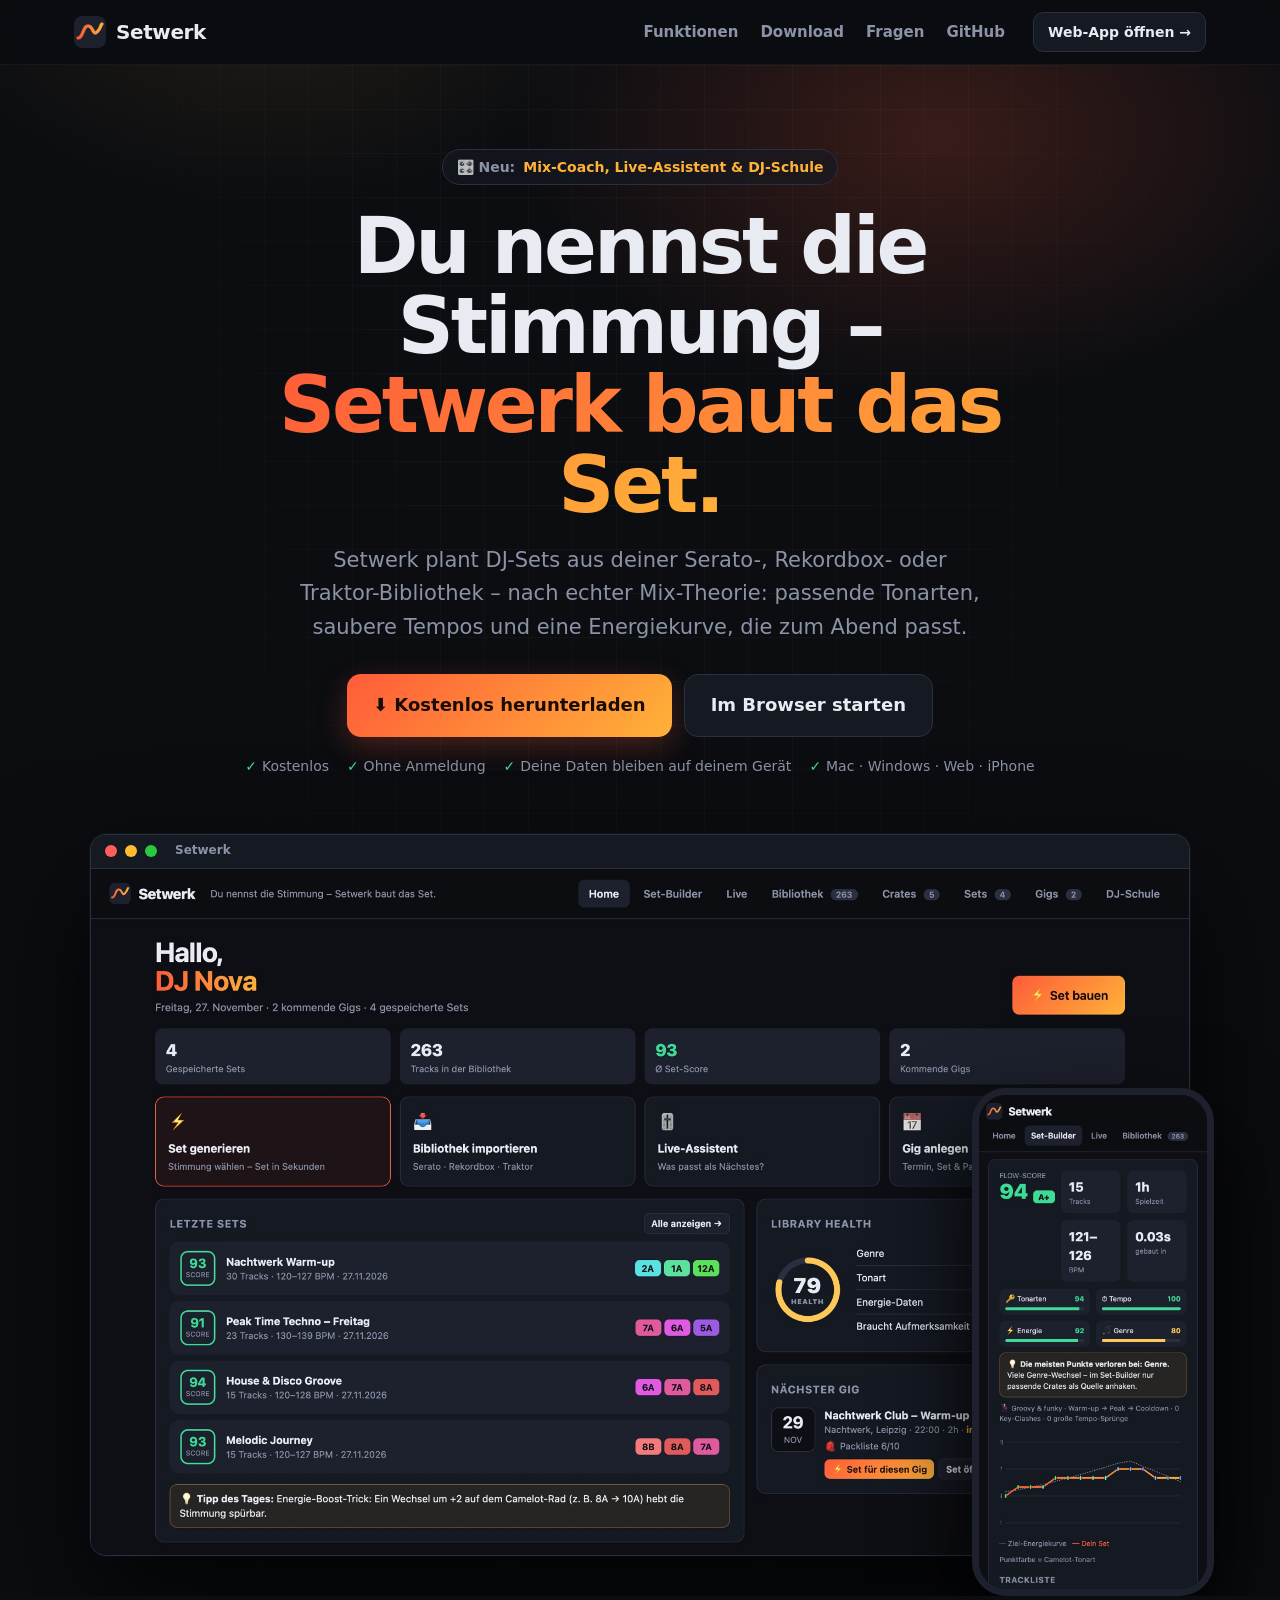
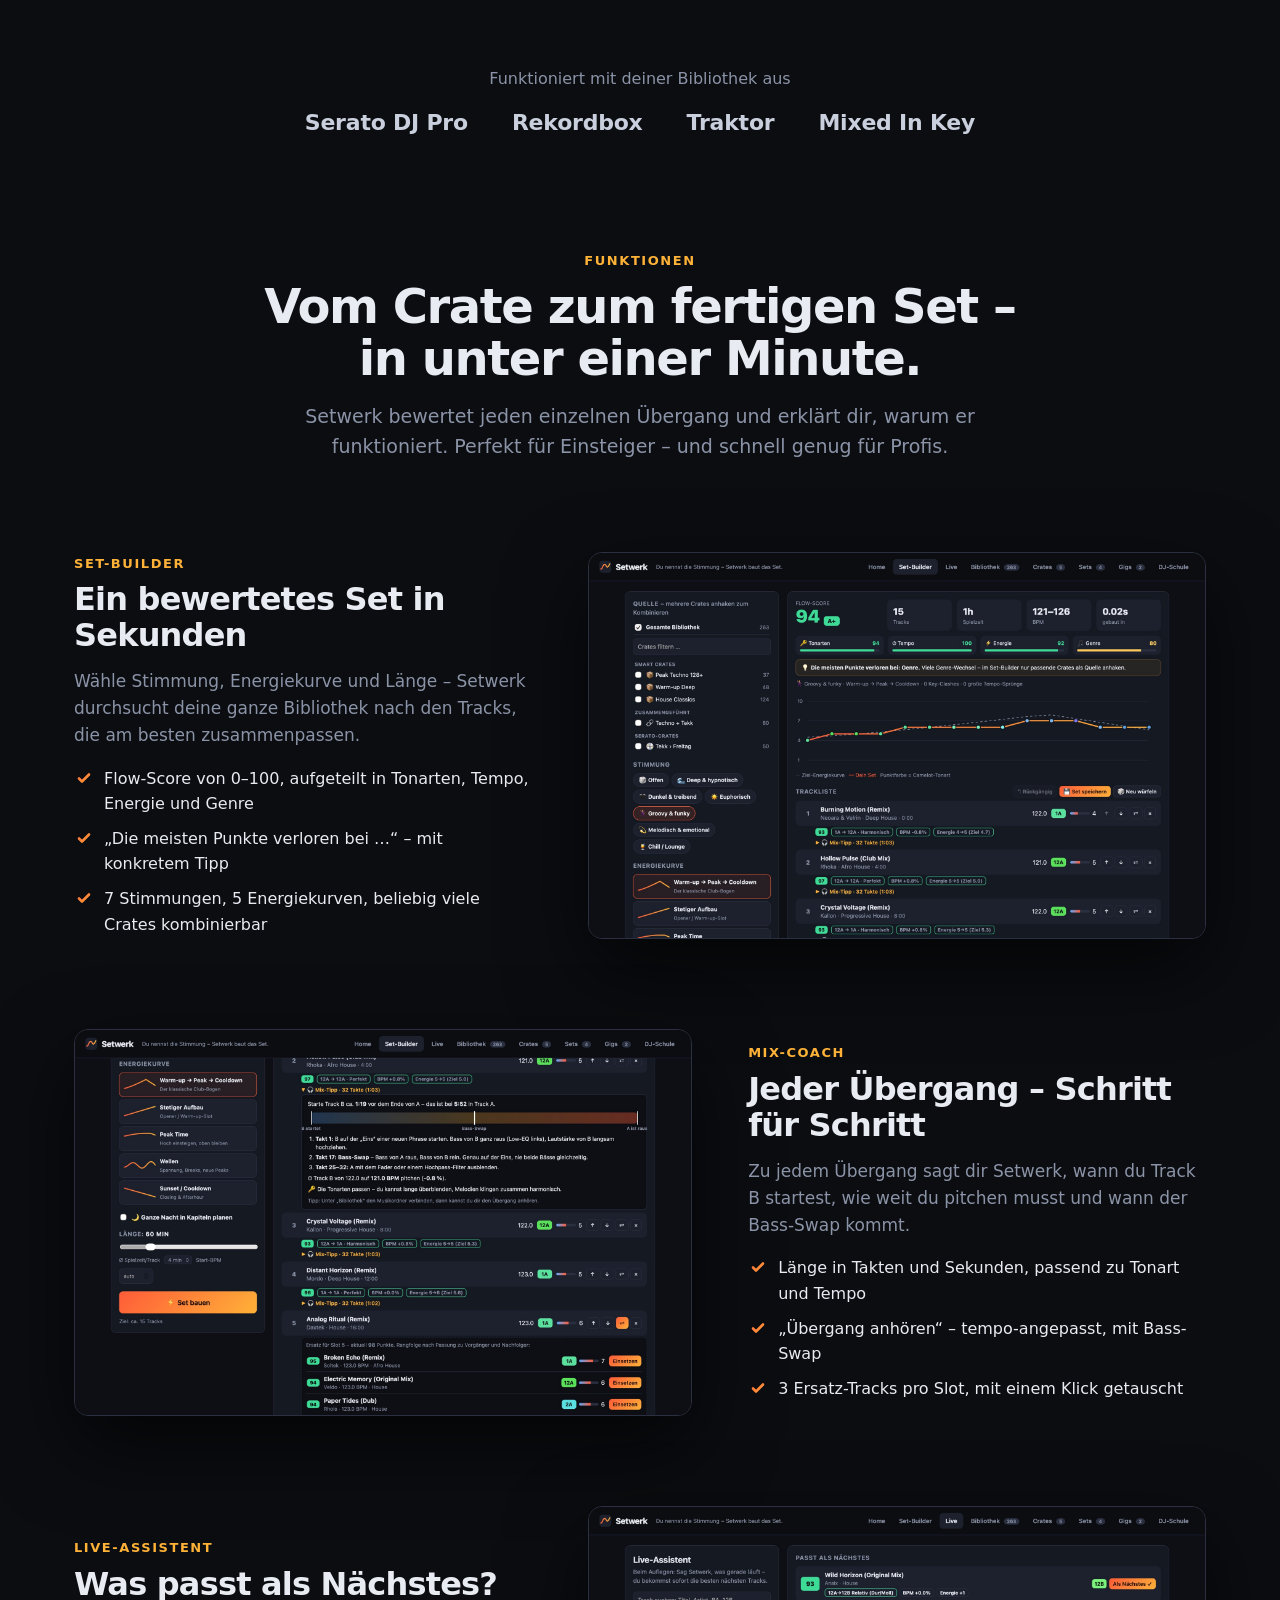
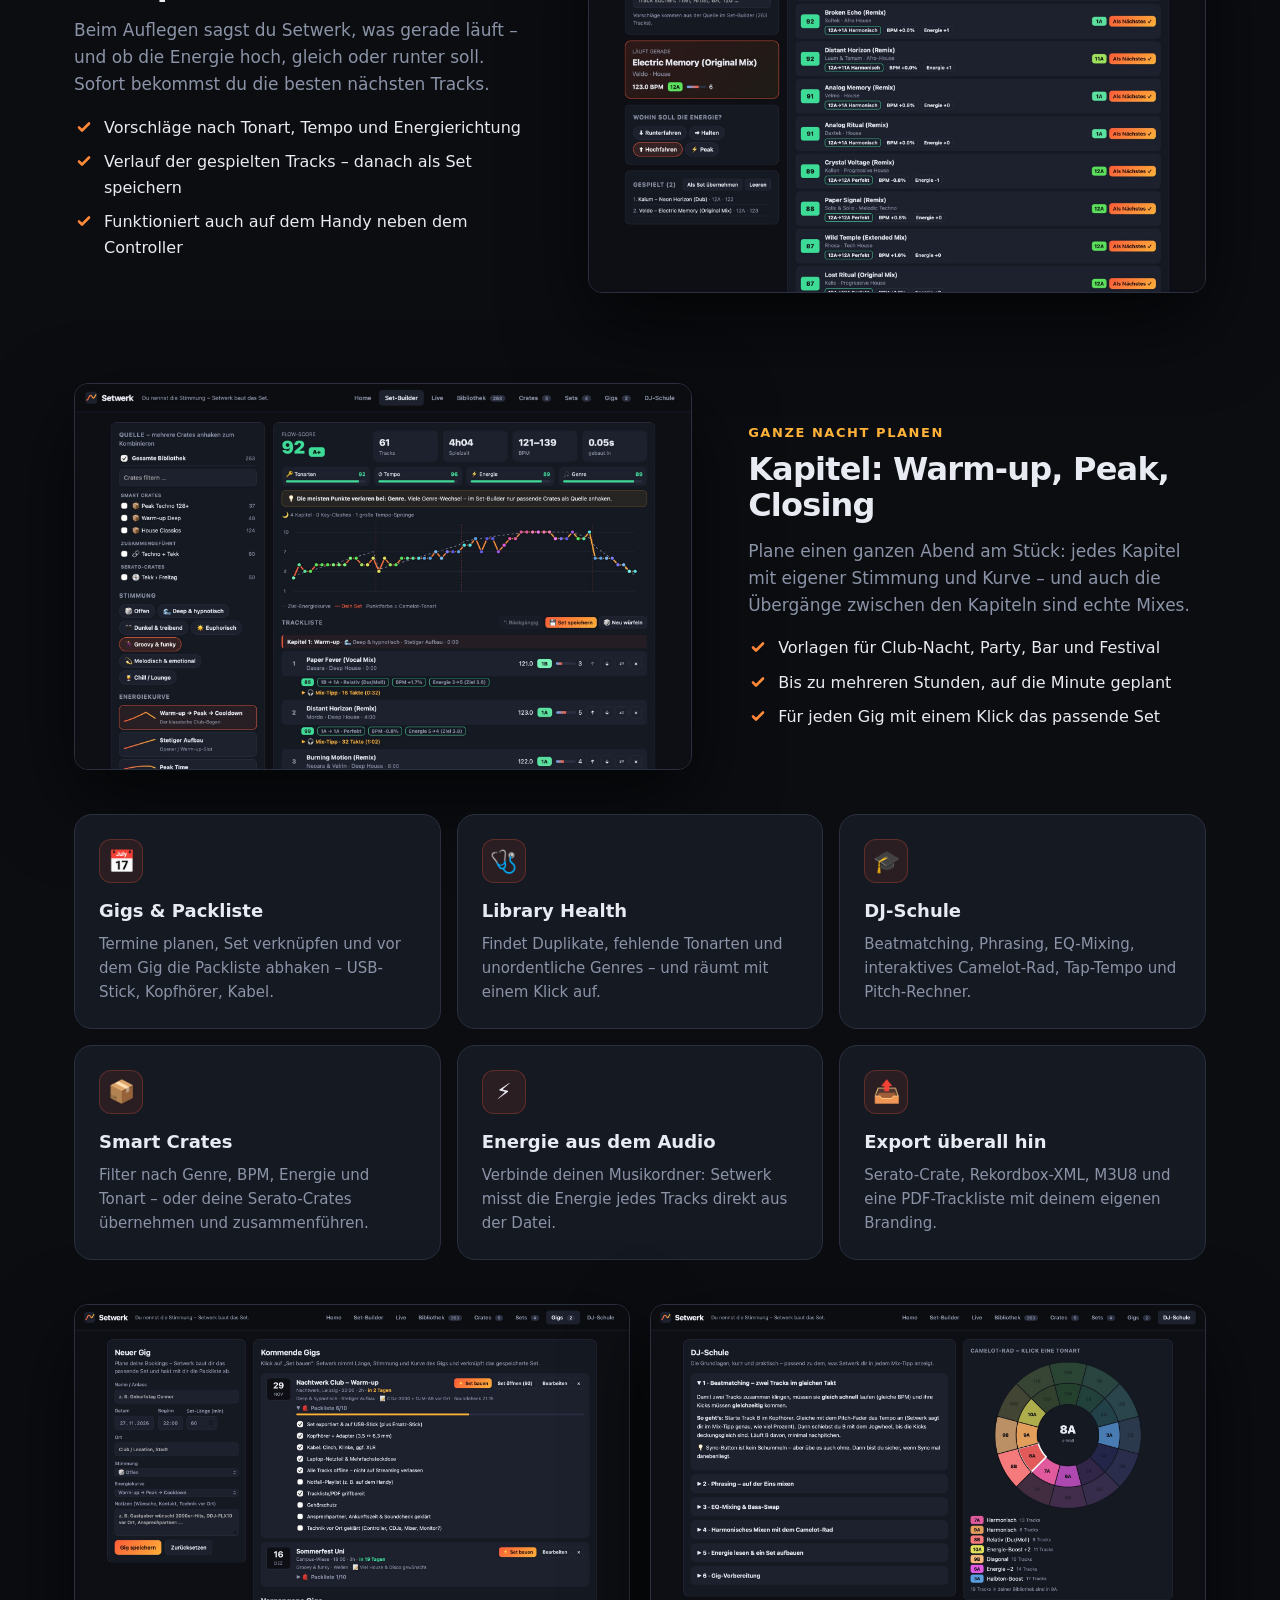
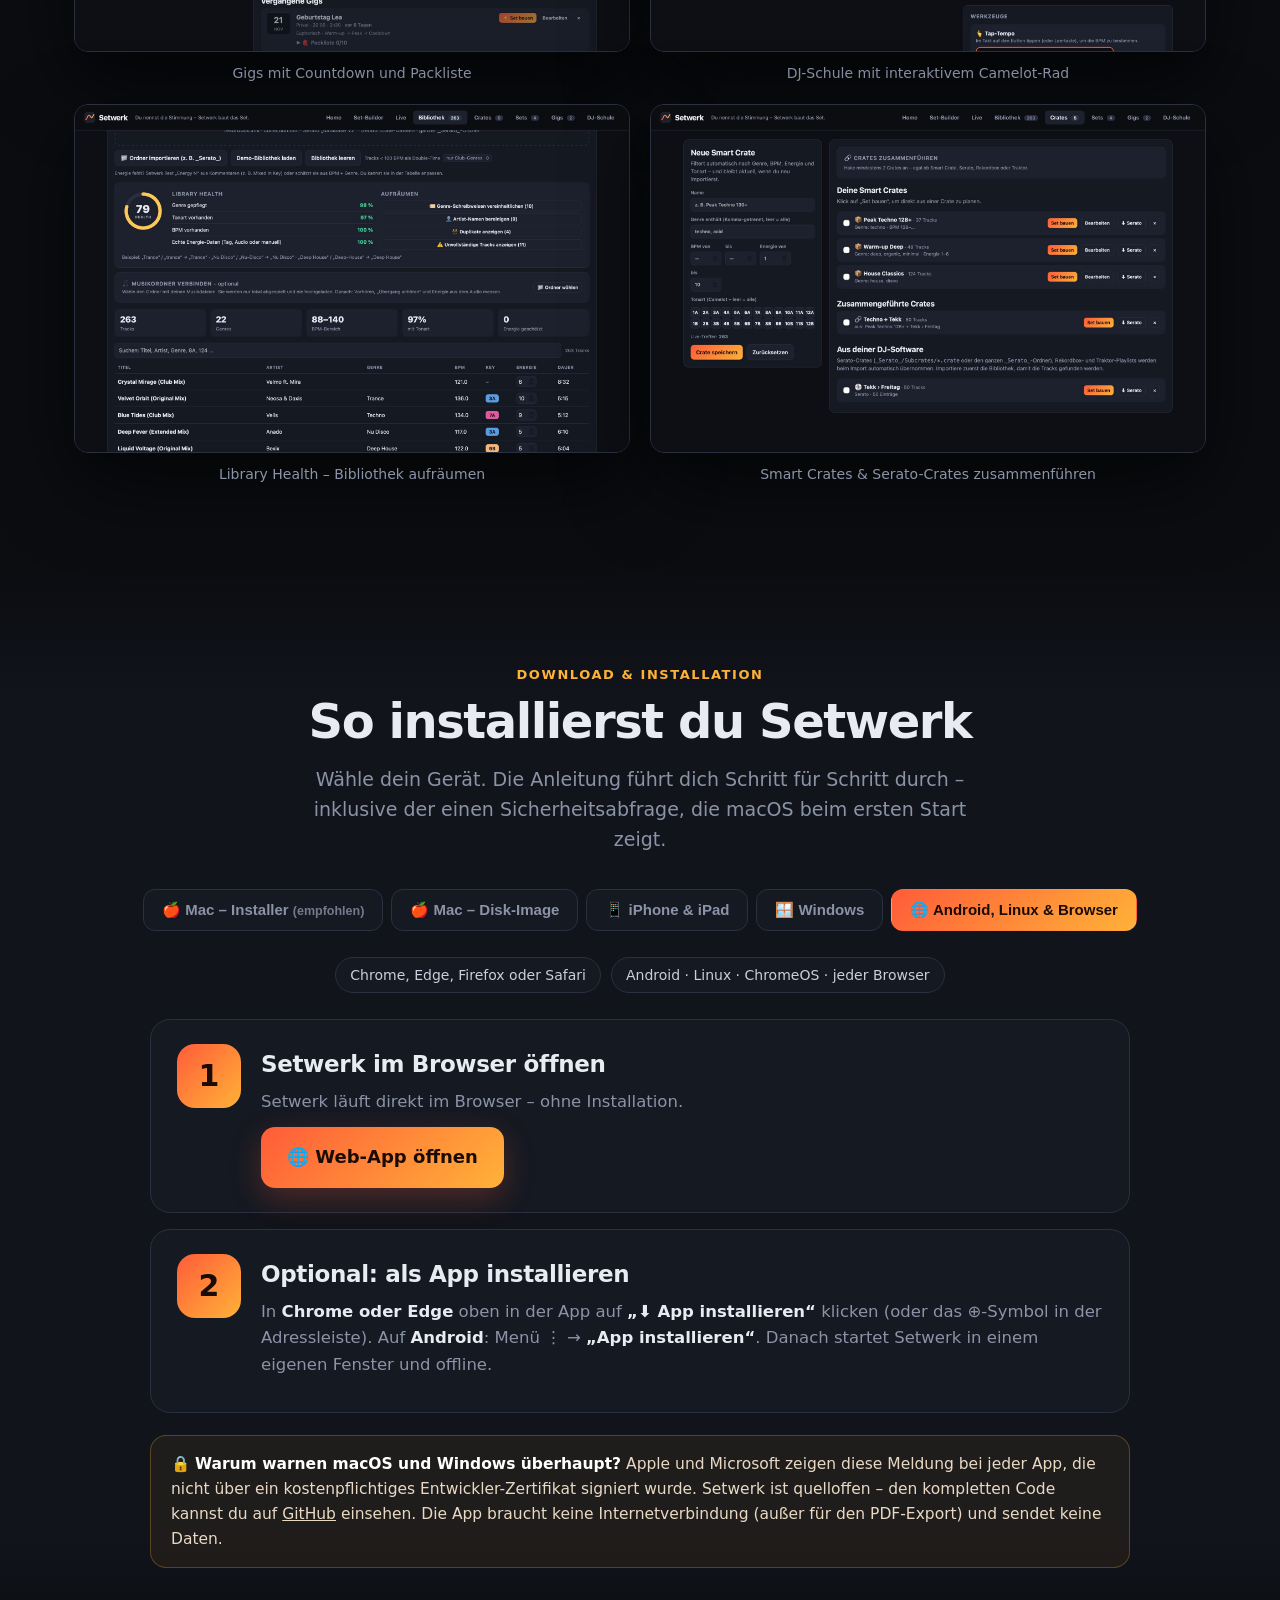
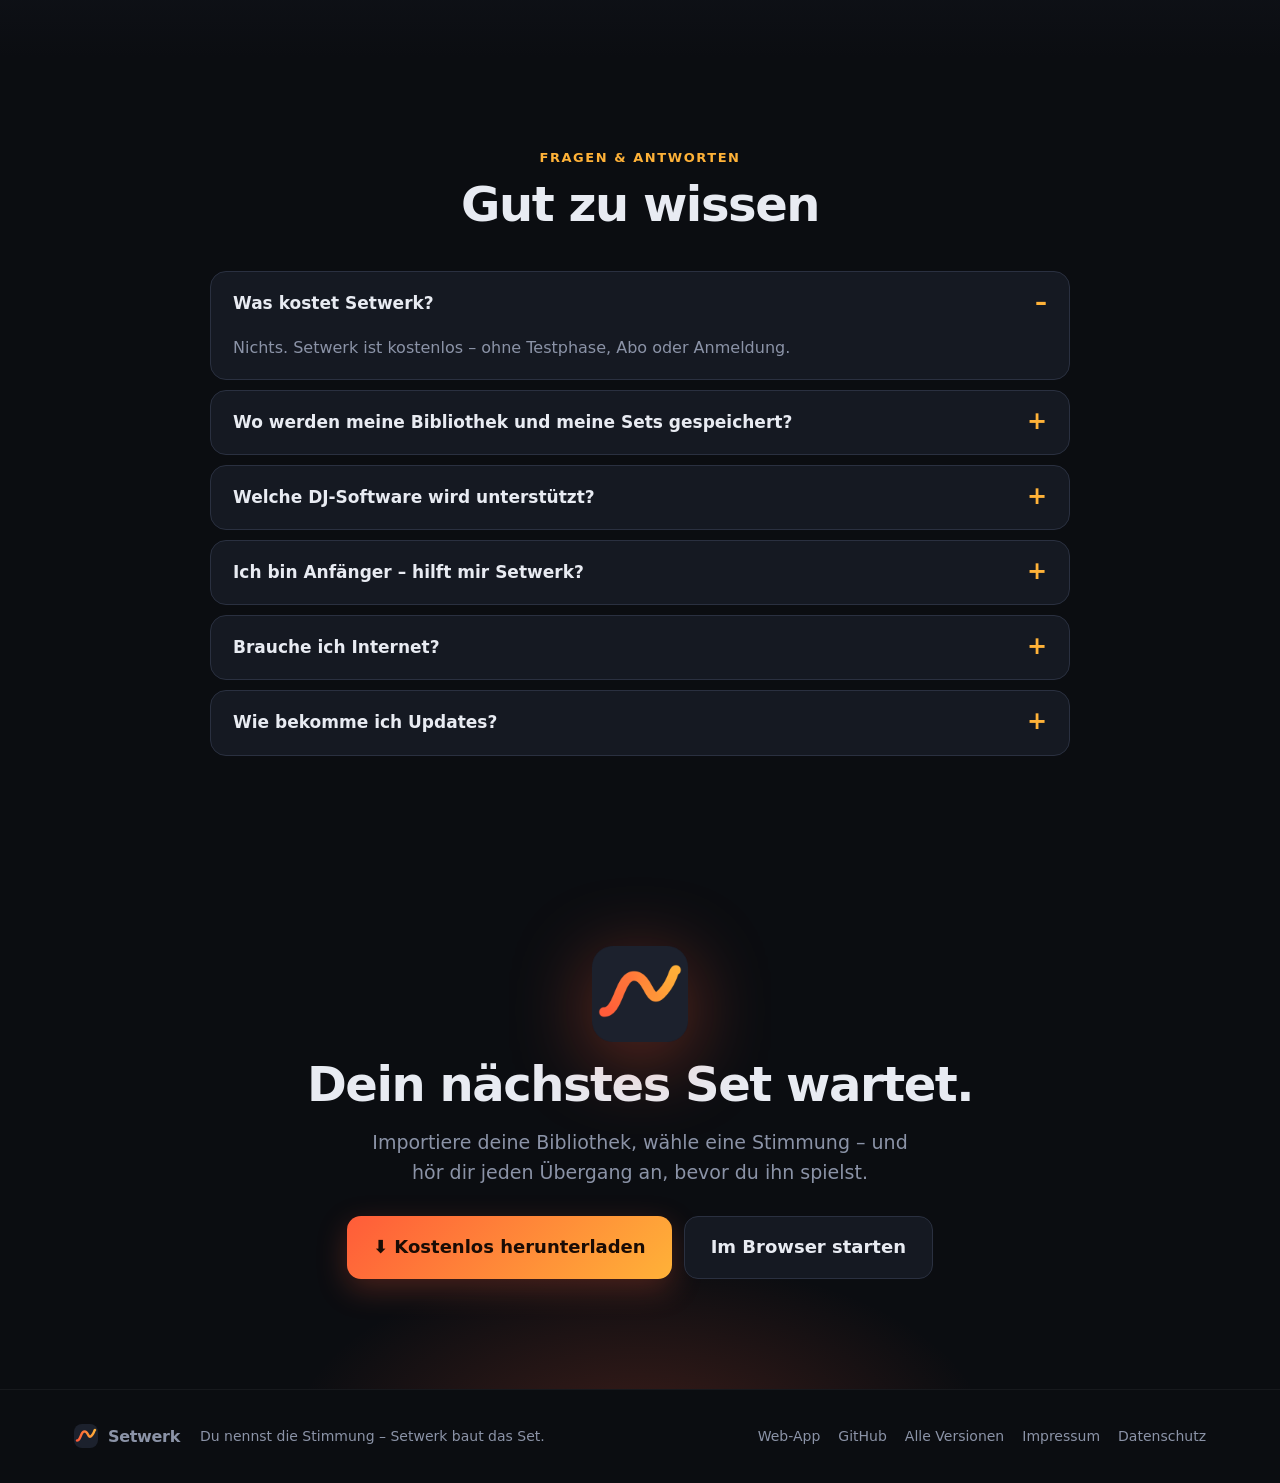
<file: index.html>
<!doctype html>
<html lang="de">
<head>
<meta charset="utf-8">
<meta name="viewport" content="width=device-width,initial-scale=1">
<title>Setwerk – DJ-Sets nach echter Mix-Theorie</title>
<meta name="description" content="Setwerk plant DJ-Sets aus deiner Serato-, Rekordbox- oder Traktor-Bibliothek: Tonart, Tempo, Energiekurve – mit Mix-Coach, Live-Assistent und DJ-Schule. Kostenlos für Mac, Windows, Web und iPhone.">
<meta property="og:title" content="Setwerk – Du nennst die Stimmung, Setwerk baut das Set.">
<meta property="og:description" content="DJ-Sets nach echter Mix-Theorie – für Mac, Web und iPhone.">
<meta property="og:image" content="https://setwerk-app.github.io/assets/banner.jpg">
<meta name="theme-color" content="#0b0d11">
<link rel="icon" type="image/png" href="icons/icon-192.png">
<link rel="apple-touch-icon" href="icons/apple-touch-icon.png">
<style>
:root{--bg:#0b0d11;--bg2:#0f1218;--panel:#151922;--panel2:#1c212d;--line:#2a3040;--text:#e8ebf2;--muted:#8b93a7;--accent:#ff5c39;--accent2:#ffb238;--good:#3ddc97;--blue:#5aa9ff;--grad:linear-gradient(135deg,#ff5c39,#ffb238)}
*{box-sizing:border-box}
html{scroll-behavior:smooth}
body{margin:0;background:var(--bg);color:var(--text);font:16px/1.6 -apple-system,system-ui,"Segoe UI",Roboto,sans-serif;-webkit-font-smoothing:antialiased}
a{color:inherit}
.wrap{max-width:1180px;margin:0 auto;padding:0 24px}
/* nav */
.nav{position:sticky;top:0;z-index:20;background:#0b0d11cc;backdrop-filter:saturate(1.4) blur(14px);-webkit-backdrop-filter:saturate(1.4) blur(14px);border-bottom:1px solid #ffffff0d}
.nav .wrap{display:flex;align-items:center;gap:28px;height:64px}
.logo{display:flex;align-items:center;gap:10px;font-weight:850;font-size:20px;letter-spacing:-.02em;text-decoration:none}
.logo img{width:32px;height:32px;border-radius:8px}
.nav nav{display:flex;gap:22px;margin-left:auto}
.nav nav a{text-decoration:none;color:var(--muted);font-weight:600;font-size:15px}.nav nav a:hover{color:var(--text)}
.btn{display:inline-flex;align-items:center;gap:8px;padding:12px 20px;border-radius:12px;font-weight:700;text-decoration:none;border:1px solid var(--line);background:var(--panel);cursor:pointer;font-size:16px;color:var(--text);transition:transform .15s,box-shadow .15s}
.btn:hover{transform:translateY(-1px)}
.btn.pri{background:var(--grad);border:0;color:#1a0c05;box-shadow:0 10px 30px #ff5c3940}
.btn.pri:hover{box-shadow:0 14px 40px #ff5c3960}
.btn.sm{padding:8px 14px;font-size:14px;border-radius:10px}
.btn.xl{padding:16px 26px;font-size:18px;border-radius:14px}
/* hero */
.hero{position:relative;overflow:hidden;padding:84px 0 40px}
.hero:before{content:"";position:absolute;inset:-200px -100px auto;height:900px;background:radial-gradient(600px 380px at 70% 30%,#ff5c3930,transparent 70%),radial-gradient(520px 360px at 25% 10%,#ffb2381c,transparent 70%);pointer-events:none}
.hero .grid{position:absolute;inset:0;background-image:linear-gradient(#ffffff07 1px,transparent 1px),linear-gradient(90deg,#ffffff07 1px,transparent 1px);background-size:44px 44px;mask-image:radial-gradient(ellipse at 50% 0%,#000 30%,transparent 70%);pointer-events:none}
.hero .wrap{position:relative;text-align:center}
.badge{display:inline-flex;align-items:center;gap:8px;border:1px solid var(--line);background:#151922aa;border-radius:999px;padding:6px 14px;font-size:14px;color:var(--muted);font-weight:600}
.badge b{color:var(--accent2)}
.hero h1{font-size:clamp(40px,7vw,78px);line-height:1.02;letter-spacing:-.04em;margin:22px auto 18px;max-width:900px;font-weight:850}
.hero h1 span{background:var(--grad);-webkit-background-clip:text;background-clip:text;color:transparent}
.hero p.lead{font-size:clamp(17px,2vw,21px);color:var(--muted);max-width:680px;margin:0 auto 30px}
.cta{display:flex;gap:12px;justify-content:center;flex-wrap:wrap}
.trust{margin-top:18px;color:var(--muted);font-size:14px;display:flex;gap:18px;justify-content:center;flex-wrap:wrap}
.trust span:before{content:"✓ ";color:var(--good);font-weight:800}
.stage{position:relative;margin:56px auto 0;max-width:1100px}
.window{border-radius:16px;overflow:hidden;border:1px solid var(--line);box-shadow:0 50px 120px #000c,0 0 0 1px #ffffff0a;background:#0d0f14}
.window .bar{height:34px;background:#151922;display:flex;align-items:center;gap:8px;padding:0 14px;border-bottom:1px solid var(--line)}
.window .bar i{width:12px;height:12px;border-radius:50%}.window .bar i:nth-child(1){background:#ff5f57}.window .bar i:nth-child(2){background:#febc2e}.window .bar i:nth-child(3){background:#28c840}
.window .bar span{margin-left:10px;font-size:12px;color:var(--muted);font-weight:600}
.window img{display:block;width:100%}
.phone{position:absolute;right:-24px;bottom:-40px;width:22%;min-width:150px;border-radius:34px;overflow:hidden;border:7px solid #1c212d;box-shadow:0 40px 90px #000e;background:#0d0f14}
.phone img{display:block;width:100%}
/* works with */
.works{padding:70px 0 20px;text-align:center;color:var(--muted)}
.works .row{display:flex;gap:44px;justify-content:center;flex-wrap:wrap;margin-top:14px}
.works b{font-size:22px;color:#c9cfdc;letter-spacing:-.01em}
/* sections */
section{padding:90px 0}
.eyebrow{color:var(--accent2);font-weight:800;text-transform:uppercase;letter-spacing:.12em;font-size:13px}
h2{font-size:clamp(30px,4.4vw,48px);line-height:1.08;letter-spacing:-.03em;margin:10px 0 16px;font-weight:850}
.center{text-align:center}.center p.sublead{max-width:680px;margin:0 auto}
p.sublead{color:var(--muted);font-size:19px}
.feature{display:grid;grid-template-columns:1fr 1.35fr;gap:56px;align-items:center;margin-top:90px}
.feature.rev{grid-template-columns:1.35fr 1fr}.feature.rev .txt{order:2}
.feature .txt h3{font-size:32px;line-height:1.12;letter-spacing:-.025em;margin:8px 0 14px}
.feature .txt p{color:var(--muted);font-size:17px;margin:0 0 16px}
.feature ul{list-style:none;padding:0;margin:0;display:grid;gap:9px}
.feature li{display:flex;gap:10px;font-size:16px}.feature li:before{content:"";flex:none;width:20px;height:20px;margin-top:2px;border-radius:6px;background:var(--grad);mask:url('data:image/svg+xml;utf8,<svg xmlns="http://www.w3.org/2000/svg" viewBox="0 0 20 20"><path d="M5 10.5l3 3 7-7" stroke="black" stroke-width="2.6" fill="none" stroke-linecap="round" stroke-linejoin="round"/></svg>') center/contain no-repeat;-webkit-mask:url('data:image/svg+xml;utf8,<svg xmlns="http://www.w3.org/2000/svg" viewBox="0 0 20 20"><path d="M5 10.5l3 3 7-7" stroke="black" stroke-width="2.6" fill="none" stroke-linecap="round" stroke-linejoin="round"/></svg>') center/contain no-repeat}
.shot{border-radius:14px;overflow:hidden;border:1px solid var(--line);box-shadow:0 30px 80px #000a;background:#0d0f14}.shot img{display:block;width:100%}
.cards{display:grid;grid-template-columns:repeat(3,1fr);gap:16px;margin-top:44px}
.card{background:var(--panel);border:1px solid var(--line);border-radius:18px;padding:24px}
.card .ic{width:44px;height:44px;border-radius:12px;display:flex;align-items:center;justify-content:center;font-size:22px;background:#ff5c3918;border:1px solid #ff5c3940;margin-bottom:14px}
.card h4{margin:0 0 6px;font-size:18px}.card p{margin:0;color:var(--muted);font-size:15px}
.gallery{display:grid;grid-template-columns:1fr 1fr;gap:20px;margin-top:44px}
.gallery figure{margin:0}.gallery figcaption{color:var(--muted);font-size:14px;margin-top:10px;text-align:center}
/* download */
#download{background:linear-gradient(180deg,transparent,#11141b 12%,#11141b 88%,transparent)}
.tabs{display:flex;gap:8px;justify-content:center;flex-wrap:wrap;margin:34px 0 26px}
.tab{border:1px solid var(--line);background:var(--panel);color:var(--muted);border-radius:12px;padding:11px 18px;font-weight:700;font-size:15px;cursor:pointer}
.tab.on{background:var(--grad);color:#1a0c05;border-color:transparent}
.panel{display:none;max-width:980px;margin:0 auto}.panel.on{display:block}
.req{display:flex;gap:10px;justify-content:center;flex-wrap:wrap;margin-bottom:26px}.req span{background:var(--panel);border:1px solid var(--line);border-radius:999px;padding:6px 14px;font-size:14px;color:#c9cfdc}
.steps{display:grid;gap:16px}
.step{display:grid;grid-template-columns:64px 1fr;gap:20px;background:var(--panel);border:1px solid var(--line);border-radius:20px;padding:24px 26px}
.step .num{width:64px;height:64px;border-radius:18px;background:var(--grad);color:#1a0c05;font-size:30px;font-weight:900;display:flex;align-items:center;justify-content:center}
.step h3{margin:2px 0 6px;font-size:23px;letter-spacing:-.015em}
.step p{margin:0 0 10px;color:var(--muted);font-size:16.5px}.step p b{color:var(--text)}
.step .dl{display:flex;gap:10px;flex-wrap:wrap;margin-top:12px}
code{background:#0b0d11;border:1px solid var(--line);border-radius:7px;padding:2px 7px;font:14px ui-monospace,Menlo,monospace;color:#ffd4a8}
.cmd{display:flex;align-items:center;gap:10px;background:#0b0d11;border:1px solid var(--line);border-radius:12px;padding:12px 14px;margin-top:8px;font:14px ui-monospace,Menlo,monospace;color:#ffd4a8;overflow-x:auto}
.cmd button{margin-left:auto;flex:none}
/* mock macOS dialogs (illustrations) */
.mock{margin-top:12px;background:#ececec;color:#1d1d1f;border-radius:14px;padding:18px;max-width:520px;box-shadow:0 20px 50px #0008;font-family:-apple-system,system-ui,sans-serif}
.mock .t{font-weight:700;font-size:14px;margin-bottom:10px;display:flex;align-items:center;gap:8px}
.mock .t:before{content:"";width:22px;height:22px;border-radius:6px;background:linear-gradient(135deg,#8e8e93,#636366)}
.mock .row{display:flex;justify-content:space-between;align-items:center;gap:12px;background:#fff;border-radius:10px;padding:12px 14px;font-size:13.5px}
.mock .row b{display:block}
.mock .row .open{background:#fff;border:1px solid #c7c7cc;border-radius:7px;padding:5px 12px;font-weight:600;white-space:nowrap;box-shadow:0 0 0 3px #ff5c39,0 0 22px #ff5c39aa}
.mock .crumb{font-size:12.5px;color:#6e6e73;margin-bottom:10px}
.mock.alert{max-width:360px;text-align:center;padding:22px}
.mock.alert .ico{width:56px;height:56px;margin:0 auto 10px;border-radius:14px;background:url(icons/icon-192.png) center/cover}
.mock.alert p{font-size:13px;margin:6px 0 14px;color:#3a3a3c}
.mock.alert .btns{display:grid;gap:8px}.mock.alert .btns span{background:#fff;border:1px solid #c7c7cc;border-radius:8px;padding:6px;font-size:13px;font-weight:600}.mock.alert .btns span.hl{box-shadow:0 0 0 3px #ff5c39,0 0 22px #ff5c39aa}
.ios{margin-top:12px;display:flex;gap:14px;flex-wrap:wrap}
.ios .bubble{background:#1c1c1e;border:1px solid #333;border-radius:16px;padding:14px 16px;font-size:14px;display:flex;align-items:center;gap:10px}
.ios .bubble .sym{width:34px;height:34px;border-radius:9px;background:#2c2c2e;display:flex;align-items:center;justify-content:center;font-size:18px}
.note{margin-top:18px;background:#ffb23810;border:1px solid #ffb23844;border-radius:16px;padding:16px 20px;color:#e9d9c4;font-size:15.5px}
.note b{color:#fff}
/* faq */
.faq{max-width:860px;margin:40px auto 0;display:grid;gap:10px}
.faq details{background:var(--panel);border:1px solid var(--line);border-radius:16px;padding:0 22px}
.faq summary{cursor:pointer;font-weight:700;font-size:17px;padding:18px 0;list-style:none;display:flex;justify-content:space-between;gap:16px}
.faq summary::-webkit-details-marker{display:none}
.faq summary:after{content:"+";color:var(--accent2);font-size:24px;line-height:1}
.faq details[open] summary:after{content:"–"}
.faq details p{margin:0 0 18px;color:var(--muted)}
/* final cta */
.final{text-align:center;padding:100px 0 110px;position:relative;overflow:hidden}
.final:before{content:"";position:absolute;inset:auto 0 -260px;height:520px;background:radial-gradient(500px 260px at 50% 60%,#ff5c3933,transparent 70%)}
.final .wrap{position:relative}
.final img{width:96px;height:96px;filter:drop-shadow(0 16px 40px #ff5c3966)}
footer{border-top:1px solid #ffffff0d;padding:34px 0;color:var(--muted);font-size:14px}
footer .wrap{display:flex;gap:20px;flex-wrap:wrap;align-items:center}
footer a{text-decoration:none}footer a:hover{color:var(--text)}
@media(max-width:900px){.feature,.feature.rev{grid-template-columns:1fr;gap:26px;margin-top:64px}.feature.rev .txt{order:0}.cards{grid-template-columns:1fr 1fr}.gallery{grid-template-columns:1fr}.nav nav{display:none}.phone{right:-6px;bottom:-26px}}
@media(max-width:600px){.wrap{padding:0 16px}.cards{grid-template-columns:1fr}.step{grid-template-columns:1fr;padding:20px}.step .num{width:48px;height:48px;font-size:22px;border-radius:14px}section{padding:64px 0}.hero{padding-top:56px}.nav .btn{display:none}}
</style>
</head>
<body>

<header class="nav"><div class="wrap">
  <a class="logo" href="#"><img src="icons/icon-192.png" alt="">Setwerk</a>
  <nav><a href="#funktionen">Funktionen</a><a href="#download">Download</a><a href="#faq">Fragen</a><a href="https://github.com/setwerk-app/setwerk-app.github.io">GitHub</a></nav>
  <a class="btn sm" href="app/">Web-App öffnen →</a>
</div></header>

<div class="hero"><div class="grid"></div><div class="wrap">
  <span class="badge">🎛️ Neu: <b>Mix-Coach, Live-Assistent & DJ-Schule</b></span>
  <h1>Du nennst die Stimmung –<br><span>Setwerk baut das Set.</span></h1>
  <p class="lead">Setwerk plant DJ-Sets aus deiner Serato-, Rekordbox- oder Traktor-Bibliothek – nach echter Mix-Theorie: passende Tonarten, saubere Tempos und eine Energiekurve, die zum Abend passt.</p>
  <div class="cta">
    <a class="btn pri xl" href="#download">⬇ Kostenlos herunterladen</a>
    <a class="btn xl" href="app/">Im Browser starten</a>
  </div>
  <div class="trust"><span>Kostenlos</span><span>Ohne Anmeldung</span><span>Deine Daten bleiben auf deinem Gerät</span><span>Mac · Windows · Web · iPhone</span></div>
  <div class="stage">
    <div class="window"><div class="bar"><i></i><i></i><i></i><span>Setwerk</span></div><img src="assets/screens/home.jpg" alt="Setwerk Startseite mit gespeicherten Sets, Library Health und nächstem Gig"></div>
    <div class="phone"><img src="assets/screens/mobile.jpg" alt="Setwerk auf dem iPhone"></div>
  </div>
</div></div>

<div class="works"><div class="wrap">Funktioniert mit deiner Bibliothek aus
  <div class="row"><b>Serato DJ Pro</b><b>Rekordbox</b><b>Traktor</b><b>Mixed In Key</b></div>
</div></div>

<section id="funktionen"><div class="wrap">
  <div class="center"><div class="eyebrow">Funktionen</div><h2>Vom Crate zum fertigen Set –<br>in unter einer Minute.</h2>
  <p class="sublead">Setwerk bewertet jeden einzelnen Übergang und erklärt dir, warum er funktioniert. Perfekt für Einsteiger – und schnell genug für Profis.</p></div>

  <div class="feature">
    <div class="txt"><div class="eyebrow">Set-Builder</div><h3>Ein bewertetes Set in Sekunden</h3>
      <p>Wähle Stimmung, Energiekurve und Länge – Setwerk durchsucht deine ganze Bibliothek nach den Tracks, die am besten zusammenpassen.</p>
      <ul><li>Flow-Score von 0–100, aufgeteilt in Tonarten, Tempo, Energie und Genre</li><li>„Die meisten Punkte verloren bei …“ – mit konkretem Tipp</li><li>7 Stimmungen, 5 Energiekurven, beliebig viele Crates kombinierbar</li></ul></div>
    <div class="shot"><img src="assets/screens/builder.jpg" alt="Set-Builder mit Flow-Score und Energiekurve" loading="lazy"></div>
  </div>

  <div class="feature rev">
    <div class="txt"><div class="eyebrow">Mix-Coach</div><h3>Jeder Übergang – Schritt für Schritt</h3>
      <p>Zu jedem Übergang sagt dir Setwerk, wann du Track B startest, wie weit du pitchen musst und wann der Bass-Swap kommt.</p>
      <ul><li>Länge in Takten und Sekunden, passend zu Tonart und Tempo</li><li>„Übergang anhören“ – tempo-angepasst, mit Bass-Swap</li><li>3 Ersatz-Tracks pro Slot, mit einem Klick getauscht</li></ul></div>
    <div class="shot"><img src="assets/screens/coach.jpg" alt="Mix-Tipp mit Zeitleiste und Alternativen" loading="lazy"></div>
  </div>

  <div class="feature">
    <div class="txt"><div class="eyebrow">Live-Assistent</div><h3>Was passt als Nächstes?</h3>
      <p>Beim Auflegen sagst du Setwerk, was gerade läuft – und ob die Energie hoch, gleich oder runter soll. Sofort bekommst du die besten nächsten Tracks.</p>
      <ul><li>Vorschläge nach Tonart, Tempo und Energierichtung</li><li>Verlauf der gespielten Tracks – danach als Set speichern</li><li>Funktioniert auch auf dem Handy neben dem Controller</li></ul></div>
    <div class="shot"><img src="assets/screens/live.jpg" alt="Live-Assistent mit Vorschlägen" loading="lazy"></div>
  </div>

  <div class="feature rev">
    <div class="txt"><div class="eyebrow">Ganze Nacht planen</div><h3>Kapitel: Warm-up, Peak, Closing</h3>
      <p>Plane einen ganzen Abend am Stück: jedes Kapitel mit eigener Stimmung und Kurve – und auch die Übergänge zwischen den Kapiteln sind echte Mixes.</p>
      <ul><li>Vorlagen für Club-Nacht, Party, Bar und Festival</li><li>Bis zu mehreren Stunden, auf die Minute geplant</li><li>Für jeden Gig mit einem Klick das passende Set</li></ul></div>
    <div class="shot"><img src="assets/screens/chapters.jpg" alt="Set mit vier Kapiteln" loading="lazy"></div>
  </div>

  <div class="cards">
    <div class="card"><div class="ic">📅</div><h4>Gigs & Packliste</h4><p>Termine planen, Set verknüpfen und vor dem Gig die Packliste abhaken – USB-Stick, Kopfhörer, Kabel.</p></div>
    <div class="card"><div class="ic">🩺</div><h4>Library Health</h4><p>Findet Duplikate, fehlende Tonarten und unordentliche Genres – und räumt mit einem Klick auf.</p></div>
    <div class="card"><div class="ic">🎓</div><h4>DJ-Schule</h4><p>Beatmatching, Phrasing, EQ-Mixing, interaktives Camelot-Rad, Tap-Tempo und Pitch-Rechner.</p></div>
    <div class="card"><div class="ic">📦</div><h4>Smart Crates</h4><p>Filter nach Genre, BPM, Energie und Tonart – oder deine Serato-Crates übernehmen und zusammenführen.</p></div>
    <div class="card"><div class="ic">⚡</div><h4>Energie aus dem Audio</h4><p>Verbinde deinen Musikordner: Setwerk misst die Energie jedes Tracks direkt aus der Datei.</p></div>
    <div class="card"><div class="ic">📤</div><h4>Export überall hin</h4><p>Serato-Crate, Rekordbox-XML, M3U8 und eine PDF-Trackliste mit deinem eigenen Branding.</p></div>
  </div>

  <div class="gallery">
    <figure><div class="shot"><img src="assets/screens/gigs.jpg" alt="Gigs mit Packliste" loading="lazy"></div><figcaption>Gigs mit Countdown und Packliste</figcaption></figure>
    <figure><div class="shot"><img src="assets/screens/school.jpg" alt="DJ-Schule mit Camelot-Rad" loading="lazy"></div><figcaption>DJ-Schule mit interaktivem Camelot-Rad</figcaption></figure>
    <figure><div class="shot"><img src="assets/screens/library.jpg" alt="Library Health" loading="lazy"></div><figcaption>Library Health – Bibliothek aufräumen</figcaption></figure>
    <figure><div class="shot"><img src="assets/screens/crates.jpg" alt="Crates" loading="lazy"></div><figcaption>Smart Crates & Serato-Crates zusammenführen</figcaption></figure>
  </div>
</div></section>

<section id="download"><div class="wrap">
  <div class="center"><div class="eyebrow">Download & Installation</div><h2>So installierst du Setwerk</h2>
  <p class="sublead">Wähle dein Gerät. Die Anleitung führt dich Schritt für Schritt durch – inklusive der einen Sicherheitsabfrage, die macOS beim ersten Start zeigt.</p></div>

  <div class="tabs" role="tablist">
    <button class="tab on" data-p="pkg">🍎 Mac – Installer <small style="opacity:.8">(empfohlen)</small></button>
    <button class="tab" data-p="dmg">🍎 Mac – Disk-Image</button>
    <button class="tab" data-p="ios">📱 iPhone & iPad</button>
    <button class="tab" data-p="win">🪟 Windows</button>
    <button class="tab" data-p="web">🌐 Android, Linux & Browser</button>
  </div>

  <!-- Mac PKG -->
  <div class="panel on" id="p-pkg">
    <div class="req"><span>macOS 13 Ventura oder neuer</span><span>Apple Silicon & Intel</span><span>ca. 230 KB</span><span>Version 1.1.0</span></div>
    <div class="steps">
      <div class="step"><div class="num">1</div><div><h3>Installer herunterladen</h3>
        <p>Lade die Datei <b>Setwerk-macOS.pkg</b> herunter. Sie landet in deinem Ordner <b>Downloads</b>.</p>
        <div class="dl"><a class="btn pri xl" href="https://github.com/setwerk-app/setwerk-app.github.io/releases/latest/download/Setwerk-macOS.pkg">⬇ Setwerk-macOS.pkg herunterladen</a></div></div></div>
      <div class="step"><div class="num">2</div><div><h3>Doppelklick auf die Datei</h3>
        <p>Öffne <b>Setwerk-macOS.pkg</b> per Doppelklick. Beim ersten Mal zeigt macOS diese Meldung – <b>das ist normal</b>. Klicke auf <b>„Fertig“</b> (nicht auf „In den Papierkorb legen“).</p>
        <div class="mock alert"><div class="ico"></div><b>„Setwerk-macOS.pkg“ wurde nicht geöffnet</b><p>Apple konnte nicht überprüfen, ob „Setwerk-macOS.pkg“ frei von Schadsoftware ist …</p><div class="btns"><span class="hl">Fertig</span><span>In den Papierkorb legen</span></div></div></div></div>
      <div class="step"><div class="num">3</div><div><h3>„Trotzdem öffnen“ erlauben</h3>
        <p>Öffne <b> Menü → Systemeinstellungen → Datenschutz & Sicherheit</b>. Scrolle ganz nach unten zu <b>Sicherheit</b> und klicke bei Setwerk auf <b>„Trotzdem öffnen“</b>. Bestätige mit deinem Mac-Passwort oder Touch ID.</p>
        <div class="mock"><div class="t">Datenschutz & Sicherheit</div><div class="crumb">Sicherheit</div><div class="row"><div><b>„Setwerk-macOS.pkg“ wurde blockiert,</b>um deinen Mac zu schützen.</div><span class="open">Trotzdem öffnen</span></div></div></div></div>
      <div class="step"><div class="num">4</div><div><h3>Installer durchklicken</h3>
        <p>Der Installer startet: <b>Fortfahren → Installieren</b>, Mac-Passwort eingeben – fertig. Setwerk liegt jetzt im Ordner <b>Programme</b> und im Launchpad und <b>startet ab sofort ohne weitere Warnung</b>.</p></div></div>
    </div>
  </div>

  <!-- Mac DMG -->
  <div class="panel" id="p-dmg">
    <div class="req"><span>macOS 13 Ventura oder neuer</span><span>Apple Silicon & Intel</span><span>ca. 240 KB</span></div>
    <div class="steps">
      <div class="step"><div class="num">1</div><div><h3>Disk-Image herunterladen</h3><p>Lade <b>Setwerk-macOS.dmg</b> herunter und öffne es per Doppelklick.</p>
        <div class="dl"><a class="btn pri xl" href="https://github.com/setwerk-app/setwerk-app.github.io/releases/latest/download/Setwerk-macOS.dmg">⬇ Setwerk-macOS.dmg herunterladen</a></div></div></div>
      <div class="step"><div class="num">2</div><div><h3>Auf „Programme“ ziehen</h3><p>Ziehe das Setwerk-Symbol auf den Ordner <b>Programme</b> im selben Fenster. Danach kannst du das Disk-Image auswerfen.</p></div></div>
      <div class="step"><div class="num">3</div><div><h3>Beim ersten Start erlauben</h3>
        <p>Starte Setwerk. macOS meldet, dass die App nicht überprüft werden kann – klicke auf <b>„Fertig“</b>. Dann <b>Systemeinstellungen → Datenschutz & Sicherheit → „Trotzdem öffnen“</b> und bestätigen.</p>
        <div class="mock"><div class="t">Datenschutz & Sicherheit</div><div class="crumb">Sicherheit</div><div class="row"><div><b>„Setwerk“ wurde blockiert,</b>um deinen Mac zu schützen.</div><span class="open">Trotzdem öffnen</span></div></div>
        <p style="margin-top:14px">Für Profis geht es auch per Terminal:</p>
        <div class="cmd"><span id="xattr">xattr -dr com.apple.quarantine /Applications/Setwerk.app</span><button class="btn sm" data-copy="xattr">Kopieren</button></div></div></div>
    </div>
  </div>

  <!-- iOS -->
  <div class="panel" id="p-ios">
    <div class="req"><span>iOS / iPadOS 16.4 oder neuer</span><span>Safari</span><span>kein App Store nötig</span></div>
    <div class="steps">
      <div class="step"><div class="num">1</div><div><h3>Setwerk in Safari öffnen</h3><p>Öffne diese Seite auf deinem iPhone oder iPad in <b>Safari</b> und tippe auf den Button.</p>
        <div class="dl"><a class="btn pri xl" href="app/">🌐 Setwerk in Safari öffnen</a></div></div></div>
      <div class="step"><div class="num">2</div><div><h3>Teilen → „Zum Home-Bildschirm“</h3><p>Tippe unten auf das <b>Teilen-Symbol</b> (Quadrat mit Pfeil), scrolle und wähle <b>„Zum Home-Bildschirm“</b> – dann <b>„Hinzufügen“</b>.</p>
        <div class="ios"><div class="bubble"><span class="sym">⬆︎</span>Teilen</div><div class="bubble"><span class="sym">＋</span>Zum Home-Bildschirm</div><div class="bubble"><span class="sym">✓</span>Hinzufügen</div></div></div></div>
      <div class="step"><div class="num">3</div><div><h3>Fertig – wie eine echte App</h3><p>Setwerk liegt jetzt mit eigenem Icon auf deinem Home-Bildschirm, startet im Vollbild und funktioniert auch <b>offline</b>.</p></div></div>
    </div>
  </div>

  <!-- Windows -->
  <div class="panel" id="p-win">
    <div class="req"><span>Windows 10 oder 11</span><span>ohne Admin-Rechte</span><span>ca. 0,5 MB</span><span>Version 1.2.0</span></div>
    <div class="steps">
      <div class="step"><div class="num">1</div><div><h3>Installer herunterladen</h3>
        <p>Lade <b>Setwerk-Windows-Setup.exe</b> herunter. Sie landet in deinem Ordner <b>Downloads</b>.</p>
        <div class="dl"><a class="btn pri xl" href="https://github.com/setwerk-app/setwerk-app.github.io/releases/latest/download/Setwerk-Windows-Setup.exe">⬇ Setwerk-Windows-Setup.exe herunterladen</a></div></div></div>
      <div class="step"><div class="num">2</div><div><h3>„Windows hat den PC geschützt“? Kein Problem.</h3>
        <p>Beim ersten Start zeigt Windows diese blaue Meldung, weil Setwerk (noch) kein kostenpflichtiges Zertifikat hat. Klicke auf <b>„Weitere Informationen“</b> und dann auf <b>„Trotzdem ausführen“</b>.</p>
        <div class="mock" style="background:#0067b8;color:#fff;max-width:440px;border-radius:6px"><div style="font-size:20px;font-weight:600;margin-bottom:8px">Der Computer wurde durch Windows geschützt</div><div style="font-size:13px;opacity:.9;margin-bottom:10px">Von Microsoft Defender SmartScreen wurde der Start einer unbekannten App verhindert …</div><div style="font-size:13px;text-decoration:underline;margin-bottom:14px;display:inline-block;box-shadow:0 0 0 3px #ffb238;border-radius:3px;padding:0 3px">Weitere Informationen</div><div style="text-align:right"><span style="display:inline-block;border:2px solid #fff;padding:5px 16px;font-size:13px;font-weight:600;box-shadow:0 0 0 3px #ffb238,0 0 20px #ffb238aa">Trotzdem ausführen</span></div></div></div></div>
      <div class="step"><div class="num">3</div><div><h3>Installer durchklicken</h3>
        <p><b>Weiter → Installieren → Fertigstellen</b>. Setwerk liegt danach im <b>Startmenü</b> (auf Wunsch auch auf dem Desktop). Admin-Rechte sind nicht nötig.</p>
        <p style="font-size:14.5px">Hinweis: Setwerk nutzt die „Microsoft Edge WebView2-Runtime“. Bei Windows 11 ist sie schon dabei. Falls sie fehlt, öffnet der Installer automatisch die Download-Seite von Microsoft.</p></div></div>
    </div>
  </div>

  <!-- Web -->
  <div class="panel" id="p-web">
    <div class="req"><span>Chrome, Edge, Firefox oder Safari</span><span>Android · Linux · ChromeOS · jeder Browser</span></div>
    <div class="steps">
      <div class="step"><div class="num">1</div><div><h3>Setwerk im Browser öffnen</h3><p>Setwerk läuft direkt im Browser – ohne Installation.</p>
        <div class="dl"><a class="btn pri xl" href="app/">🌐 Web-App öffnen</a></div></div></div>
      <div class="step"><div class="num">2</div><div><h3>Optional: als App installieren</h3><p>In <b>Chrome oder Edge</b> oben in der App auf <b>„⬇ App installieren“</b> klicken (oder das ⊕-Symbol in der Adressleiste). Auf <b>Android</b>: Menü ⋮ → <b>„App installieren“</b>. Danach startet Setwerk in einem eigenen Fenster und offline.</p></div></div>
    </div>
  </div>

  <div class="note" style="max-width:980px;margin:22px auto 0">🔒 <b>Warum warnen macOS und Windows überhaupt?</b> Apple und Microsoft zeigen diese Meldung bei jeder App, die nicht über ein kostenpflichtiges Entwickler-Zertifikat signiert wurde. Setwerk ist quelloffen – den kompletten Code kannst du auf <a href="https://github.com/setwerk-app/setwerk-app.github.io">GitHub</a> einsehen. Die App braucht keine Internetverbindung (außer für den PDF-Export) und sendet keine Daten.</div>
</div></section>

<section id="newsletter" hidden style="padding-top:20px"><div class="wrap"><div style="max-width:720px;margin:0 auto;background:var(--panel);border:1px solid var(--line);border-radius:22px;padding:34px;text-align:center">
  <div class="eyebrow">Newsletter</div><h2 style="font-size:34px">Keine Neuigkeit verpassen</h2>
  <p class="sublead" style="font-size:17px">Neue Versionen, neue Funktionen und Video-Tutorials – ungefähr einmal im Monat per E-Mail.</p>
  <form id="nlForm" method="post" target="_blank" style="display:flex;gap:10px;flex-wrap:wrap;justify-content:center;margin-top:18px">
    <input type="email" id="nlEmail" required placeholder="deine@email.de" style="flex:1;min-width:240px;max-width:380px;background:var(--bg);border:1px solid var(--line);border-radius:12px;padding:14px 16px;color:var(--text);font:inherit">
    <button class="btn pri" type="submit">Anmelden</button></form>
  <p style="color:var(--muted);font-size:13px;margin:14px 0 0">Du bekommst eine Bestätigungsmail (Double-Opt-in). Abmelden jederzeit mit einem Klick. Details in der <a href="datenschutz/">Datenschutzerklärung</a>.</p>
</div></div></section>

<section id="faq"><div class="wrap">
  <div class="center"><div class="eyebrow">Fragen & Antworten</div><h2>Gut zu wissen</h2></div>
  <div class="faq">
    <details open><summary>Was kostet Setwerk?</summary><p>Nichts. Setwerk ist kostenlos – ohne Testphase, Abo oder Anmeldung.</p></details>
    <details><summary>Wo werden meine Bibliothek und meine Sets gespeichert?</summary><p>Ausschließlich auf deinem Gerät. Setwerk lädt weder deine Bibliothek noch deine Musik irgendwohin hoch. Deine Musikdateien werden nur lokal abgespielt.</p></details>
    <details><summary>Welche DJ-Software wird unterstützt?</summary><p>Import aus Serato DJ Pro (Datenbank, Crates oder der ganze <code>_Serato_</code>-Ordner), Rekordbox (XML-Export inkl. Playlists) und Traktor (<code>collection.nml</code> inkl. Playlists). Mixed-In-Key-Energiewerte aus den Kommentaren werden erkannt. Export als Serato-Crate, Rekordbox-XML, M3U8 und PDF.</p></details>
    <details><summary>Ich bin Anfänger – hilft mir Setwerk?</summary><p>Genau dafür gibt es den Mix-Coach: Zu jedem Übergang zeigt Setwerk Start-Zeitpunkt, Pitch, Bass-Swap und Hinweise zur Tonart. In der DJ-Schule lernst du Beatmatching, Phrasing und harmonisches Mixen – mit interaktivem Camelot-Rad.</p></details>
    <details><summary>Brauche ich Internet?</summary><p>Nein. Nach dem ersten Öffnen funktioniert Setwerk offline – nur der PDF-Export lädt einmalig eine Programmbibliothek nach.</p></details>
    <details><summary>Wie bekomme ich Updates?</summary><p>Die Web-App und die iPhone-Version aktualisieren sich automatisch. Für die Mac-App lädst du einfach den neuesten Installer von dieser Seite – er ersetzt die alte Version, deine Daten bleiben erhalten.</p></details>
  </div>
</div></section>

<div class="final"><div class="wrap">
  <img src="icons/icon-512.png" alt="">
  <h2>Dein nächstes Set wartet.</h2>
  <p class="sublead" style="margin:0 auto 28px;max-width:560px">Importiere deine Bibliothek, wähle eine Stimmung – und hör dir jeden Übergang an, bevor du ihn spielst.</p>
  <div class="cta"><a class="btn pri xl" href="#download">⬇ Kostenlos herunterladen</a><a class="btn xl" href="app/">Im Browser starten</a></div>
</div></div>

<footer><div class="wrap">
  <a class="logo" href="#" style="font-size:16px"><img src="icons/icon-192.png" alt="" style="width:24px;height:24px">Setwerk</a>
  <span>Du nennst die Stimmung – Setwerk baut das Set.</span>
  <span style="margin-left:auto;display:flex;gap:18px"><a href="app/">Web-App</a><a href="https://github.com/setwerk-app/setwerk-app.github.io">GitHub</a><a href="https://github.com/setwerk-app/setwerk-app.github.io/releases">Alle Versionen</a><a href="impressum/">Impressum</a><a href="datenschutz/">Datenschutz</a></span>
</div></footer>

<script>
const tabs=[...document.querySelectorAll('.tab')];
function show(p){tabs.forEach(t=>t.classList.toggle('on',t.dataset.p===p));document.querySelectorAll('.panel').forEach(x=>x.classList.toggle('on',x.id==='p-'+p))}
tabs.forEach(t=>t.onclick=()=>show(t.dataset.p));
// preselect the right guide for this device
const ua=navigator.userAgent,ios=/iPhone|iPad|iPod/.test(ua)||(navigator.platform==='MacIntel'&&navigator.maxTouchPoints>1),mac=/Macintosh/.test(ua)&&!ios;
const h=location.hash.slice(1);
if(['pkg','dmg','win','ios','web'].includes(h)){show(h);document.getElementById('download').scrollIntoView()}
else if(ios)show('ios');else if(/Windows/.test(ua)&&!document.querySelector('[data-p=win]').hidden)show('win');else if(!mac)show('web');
document.querySelectorAll('[data-copy]').forEach(b=>b.onclick=()=>{navigator.clipboard.writeText(document.getElementById(b.dataset.copy).textContent).then(()=>{b.textContent='Kopiert ✓';setTimeout(()=>b.textContent='Kopieren',1500)})});
</script>
<script src="config.js"></script>
<script>
(function(){var nl=window.SETWERK_NEWSLETTER;if(!nl||!nl.action)return;var f=document.getElementById('nlForm');f.action=nl.action;
  document.getElementById('nlEmail').name=nl.field||'email';
  Object.keys(nl.extra||{}).forEach(function(k){var i=document.createElement('input');i.type='hidden';i.name=k;i.value=nl.extra[k];f.appendChild(i)});
  document.getElementById('newsletter').hidden=false;})();
</script>
</body>
</html>
</file>
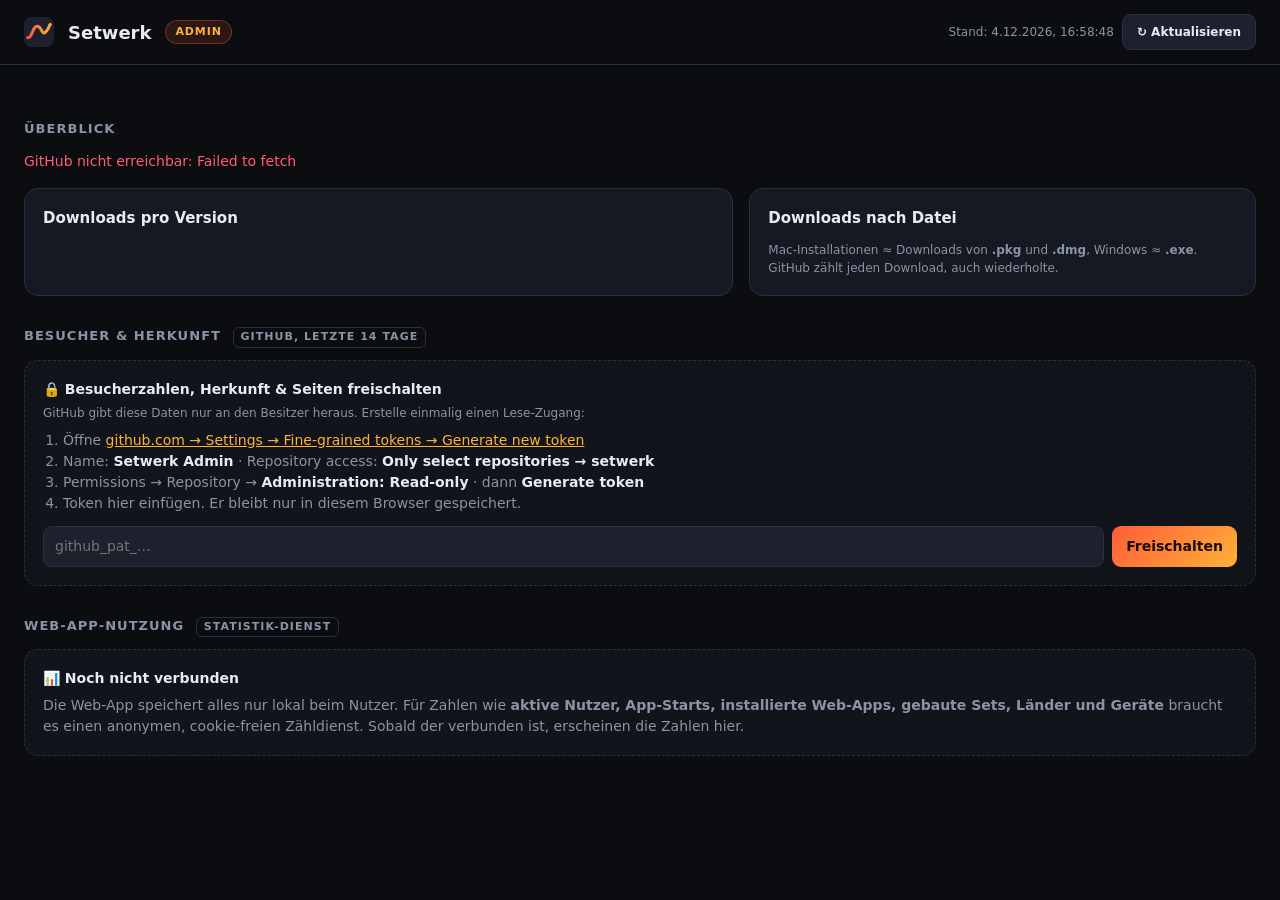
<file: admin/index.html>
<!doctype html>
<html lang="de">
<head>
<meta charset="utf-8">
<meta name="viewport" content="width=device-width,initial-scale=1">
<meta name="robots" content="noindex,nofollow">
<title>Setwerk Admin</title>
<link rel="icon" type="image/png" href="../icons/icon-192.png">
<style>
:root{--bg:#0b0d11;--panel:#151922;--panel2:#1c212d;--line:#2a3040;--text:#e8ebf2;--muted:#8b93a7;--accent:#ff5c39;--accent2:#ffb238;--good:#3ddc97;--mid:#ffc857;--bad:#ff5d73;--blue:#5aa9ff}
*{box-sizing:border-box}
body{margin:0;background:var(--bg);color:var(--text);font:14px/1.5 -apple-system,system-ui,"Segoe UI",Roboto,sans-serif}
header{display:flex;align-items:center;gap:14px;padding:14px 24px;border-bottom:1px solid var(--line);background:#0b0d11;position:sticky;top:0;z-index:5;flex-wrap:wrap}
header img{width:30px;height:30px;border-radius:8px}header b{font-size:18px}.pill{font-size:11px;font-weight:800;letter-spacing:.08em;background:#ff5c3922;color:var(--accent2);border:1px solid #ff5c3955;border-radius:999px;padding:3px 9px}
header .r{margin-left:auto;display:flex;gap:8px;align-items:center;color:var(--muted);font-size:12px}
main{max-width:1280px;margin:0 auto;padding:24px}
h2{font-size:13px;text-transform:uppercase;letter-spacing:.08em;color:var(--muted);margin:30px 0 12px}
.kpis{display:grid;grid-template-columns:repeat(auto-fit,minmax(170px,1fr));gap:12px}
.kpi{background:var(--panel);border:1px solid var(--line);border-radius:14px;padding:16px 18px}
.kpi .v{font-size:32px;font-weight:850;letter-spacing:-.02em;line-height:1.1}.kpi .l{color:var(--muted);font-size:12.5px;margin-top:4px}.kpi .s{font-size:12px;margin-top:6px;color:var(--muted)}
.kpi.hl{background:linear-gradient(135deg,#ff5c3922,#ffb23812);border-color:#ff5c3966}
.grid{display:grid;grid-template-columns:1.4fr 1fr;gap:16px}
.card{background:var(--panel);border:1px solid var(--line);border-radius:14px;padding:18px}
.card h3{margin:0 0 12px;font-size:15px}
table{width:100%;border-collapse:collapse}th,td{text-align:left;padding:8px 6px;border-bottom:1px solid var(--line);font-size:13px}th{color:var(--muted);font-weight:700;font-size:11px;text-transform:uppercase;letter-spacing:.06em}td.n{text-align:right;font-variant-numeric:tabular-nums;font-weight:700}
.bar{height:8px;background:var(--line);border-radius:4px;overflow:hidden;min-width:60px}.bar i{display:block;height:100%;background:linear-gradient(90deg,var(--accent),var(--accent2))}
.btn{background:var(--panel2);border:1px solid var(--line);padding:8px 14px;border-radius:9px;cursor:pointer;font-weight:700;color:var(--text);font:inherit;font-weight:700}
.btn.pri{background:linear-gradient(135deg,var(--accent),var(--accent2));border:0;color:#1a0c05}
input{background:var(--panel2);border:1px solid var(--line);border-radius:9px;padding:9px 11px;color:var(--text);font:inherit;min-width:0}
.muted{color:var(--muted)}.small{font-size:12px}
.lock{border:1px dashed var(--line);border-radius:14px;padding:18px;background:#151922aa}
.lock ol{margin:8px 0 12px;padding-left:20px;color:var(--muted)}.lock ol b{color:var(--text)}
svg text{fill:#8b93a7;font-size:10px}
.err{color:var(--bad)}
.tag{display:inline-block;border:1px solid var(--line);border-radius:6px;padding:1px 7px;font-size:11px;font-weight:700;margin-left:6px}
@media(max-width:900px){.grid{grid-template-columns:1fr}main{padding:16px}}
</style>
</head>
<body>
<header>
  <img src="../icons/icon-192.png" alt=""><b>Setwerk</b><span class="pill">ADMIN</span>
  <div class="r"><span id="upd">lädt …</span><button class="btn" id="reload">↻ Aktualisieren</button></div>
</header>
<main>
  <h2>Überblick</h2>
  <div class="kpis" id="kpis"></div>

  <div class="grid" style="margin-top:16px">
    <div class="card"><h3>Downloads pro Version</h3><div id="relChart"></div><div id="relTable" style="margin-top:12px"></div></div>
    <div class="card"><h3>Downloads nach Datei</h3><div id="assetTable"></div>
      <div class="small muted" style="margin-top:10px">Mac-Installationen ≈ Downloads von <b>.pkg</b> und <b>.dmg</b>, Windows ≈ <b>.exe</b>. GitHub zählt jeden Download, auch wiederholte.</div></div>
  </div>

  <h2>Besucher & Herkunft <span class="tag">GitHub, letzte 14 Tage</span></h2>
  <div id="traffic"></div>

  <h2>Web-App-Nutzung <span class="tag">Statistik-Dienst</span></h2>
  <div id="web"></div>
</main>

<script>
const REPO='setwerk-app/setwerk-app.github.io',API='https://api.github.com/repos/'+REPO;
const $=s=>document.querySelector(s);
const esc=s=>String(s??'').replace(/[&<>"']/g,c=>({'&':'&amp;','<':'&lt;','>':'&gt;','"':'&quot;',"'":'&#39;'}[c]));
const fmt=n=>Number(n||0).toLocaleString('de-DE');
const LS='setwerk.admin.token';
const getToken=()=>{try{return localStorage.getItem(LS)||''}catch(_){return''}};
// In der Mac-App „Setwerk Admin“ holt die App selbst die Daten über die GitHub-Anmeldung des Macs.
const native=()=>!!(window.webkit&&window.webkit.messageHandlers&&window.webkit.messageHandlers.gh);
async function gh(path,auth){
  if(auth&&native()){const r=await window.webkit.messageHandlers.gh.postMessage(path);return JSON.parse(r)}
  const h={Accept:'application/vnd.github+json'};const t=getToken();if(auth&&t)h.Authorization='Bearer '+t;
  const r=await fetch(API+path,{headers:h});if(!r.ok)throw new Error(r.status+' '+(await r.text()).slice(0,120));return r.json();
}
function kpi(v,l,s,hl){return`<div class="kpi ${hl?'hl':''}"><div class="v">${v}</div><div class="l">${l}</div>${s?`<div class="s">${s}</div>`:''}</div>`}
function bars(items,h=150){ // [{label,value}]
  const max=Math.max(1,...items.map(i=>i.value)),W=Math.max(320,items.length*56),bw=Math.min(40,W/items.length-14);
  return`<svg viewBox="0 0 ${W} ${h+30}" style="width:100%;height:${h+30}px">${items.map((it,i)=>{const x=i*(W/items.length)+(W/items.length-bw)/2,bh=Math.max(2,it.value/max*(h-18));
    return`<rect x="${x}" y="${h-bh}" width="${bw}" height="${bh}" rx="5" fill="url(#gg)"/><text x="${x+bw/2}" y="${h-bh-5}" text-anchor="middle" style="fill:#e8ebf2;font-weight:700;font-size:11px">${fmt(it.value)}</text><text x="${x+bw/2}" y="${h+16}" text-anchor="middle">${esc(it.label)}</text>`}).join('')}
    <defs><linearGradient id="gg" x1="0" y1="1" x2="0" y2="0"><stop offset="0" stop-color="#ff5c39"/><stop offset="1" stop-color="#ffb238"/></linearGradient></defs></svg>`;
}
function line(days,keyA,keyB){ // daily views: [{timestamp,count,uniques}]
  const W=700,H=170,P=28,n=days.length;if(!n)return'<div class="muted">Noch keine Daten.</div>';
  const max=Math.max(1,...days.map(d=>d[keyA])),x=i=>P+(n>1?i/(n-1):.5)*(W-2*P),y=v=>H-P-v/max*(H-2*P);
  const path=k=>days.map((d,i)=>`${i?'L':'M'}${x(i).toFixed(1)},${y(d[k]).toFixed(1)}`).join('');
  return`<svg viewBox="0 0 ${W} ${H}" style="width:100%;height:${H}px"><path d="${path(keyA)}" fill="none" stroke="#ff5c39" stroke-width="2.5"/><path d="${path(keyB)}" fill="none" stroke="#5aa9ff" stroke-width="2" stroke-dasharray="4 4"/>
    ${days.map((d,i)=>i%2?'':`<text x="${x(i)}" y="${H-8}" text-anchor="middle">${new Date(d.timestamp).toLocaleDateString('de-DE',{day:'2-digit',month:'2-digit'})}</text>`).join('')}
    <text x="${P}" y="14">max ${fmt(max)}</text></svg><div class="small"><span style="color:#ff5c39">━ Aufrufe</span> &nbsp; <span style="color:#5aa9ff">┅ Eindeutige Besucher</span></div>`;
}

async function loadPublic(){
  const [repo,rels]=await Promise.all([gh(''),gh('/releases?per_page=100')]);
  const assets=rels.flatMap(r=>r.assets.map(a=>({rel:r.tag_name,name:a.name,dl:a.download_count,date:r.published_at})));
  const total=assets.reduce((a,x)=>a+x.dl,0),mac=assets.filter(a=>/\.(pkg|dmg)$/i.test(a.name)).reduce((a,x)=>a+x.dl,0),win=assets.filter(a=>/\.(exe|msi)$/i.test(a.name)).reduce((a,x)=>a+x.dl,0);
  const latest=rels[0],latestDl=latest?latest.assets.reduce((a,x)=>a+x.download_count,0):0;
  $('#kpis').innerHTML=kpi(fmt(mac),'Mac-Downloads gesamt','≈ Installationen der Mac-App',true)+
    kpi(fmt(win),'Windows-Downloads','≈ Installationen unter Windows')+kpi(fmt(latestDl),'Downloads aktuelle Version',latest?esc(latest.tag_name)+' · seit '+new Date(latest.published_at).toLocaleDateString('de-DE'):'')+
    kpi(fmt(repo.stargazers_count),'⭐ Sterne auf GitHub')+kpi(fmt(repo.subscribers_count),'👀 Beobachter','bekommen Release-Benachrichtigungen')+
    kpi(fmt(repo.forks_count),'Forks')+kpi(fmt(rels.length),'Veröffentlichte Versionen')+
    `<div id="kpiTraffic" style="display:contents"></div>`;
  const perRel=rels.slice().reverse().map(r=>({label:r.tag_name,value:r.assets.reduce((a,x)=>a+x.download_count,0)}));
  $('#relChart').innerHTML=bars(perRel);
  $('#relTable').innerHTML=`<table><tr><th>Version</th><th>Datum</th><th style="text-align:right">Downloads</th></tr>${rels.map(r=>`<tr><td><a href="${r.html_url}" target="_blank" style="color:var(--accent2)">${esc(r.name||r.tag_name)}</a></td><td>${new Date(r.published_at).toLocaleDateString('de-DE')}</td><td class="n">${fmt(r.assets.reduce((a,x)=>a+x.download_count,0))}</td></tr>`).join('')}</table>`;
  const kind=n=>/\.pkg$/i.test(n)?'🍎 Mac-Installer (.pkg)':/\.dmg$/i.test(n)?'🍎 Mac Disk-Image (.dmg)':/\.(exe|msi)$/i.test(n)?'🪟 Windows-Installer (.exe)':n;
  const byName={};assets.forEach(a=>{const k=kind(a.name);byName[k]=(byName[k]||0)+a.dl});
  const maxA=Math.max(1,...Object.values(byName));
  $('#assetTable').innerHTML=`<table><tr><th>Typ</th><th></th><th style="text-align:right">Downloads</th></tr>${Object.entries(byName).sort((a,b)=>b[1]-a[1]).map(([k,v])=>`<tr><td>${esc(k)}</td><td style="width:40%"><div class="bar"><i style="width:${v/maxA*100}%"></i></div></td><td class="n">${fmt(v)}</td></tr>`).join('')}</table>`;
}

async function loadTraffic(){
  const box=$('#traffic');
  if(!getToken()&&!native()){box.innerHTML=lockHtml();return}
  try{
    const [views,clones,refs,paths]=await Promise.all([gh('/traffic/views',1),gh('/traffic/clones',1),gh('/traffic/popular/referrers',1),gh('/traffic/popular/paths',1)]);
    $('#kpiTraffic').innerHTML=kpi(fmt(views.count),'GitHub-Seitenaufrufe (14 T.)',fmt(views.uniques)+' eindeutige Besucher')+kpi(fmt(clones.uniques),'Code-Kopien (14 T.)',fmt(clones.count)+' Klone');
    const maxR=Math.max(1,...refs.map(r=>r.count));
    box.innerHTML=`<div class="grid"><div class="card"><h3>Besucher pro Tag</h3>${line(views.views,'count','uniques')}</div>
      <div class="card"><h3>Woher kommen die Besucher?</h3>${refs.length?`<table><tr><th>Quelle</th><th></th><th style="text-align:right">Aufrufe</th><th style="text-align:right">Personen</th></tr>${refs.map(r=>`<tr><td>${esc(r.referrer)}</td><td style="width:30%"><div class="bar"><i style="width:${r.count/maxR*100}%"></i></div></td><td class="n">${fmt(r.count)}</td><td class="n">${fmt(r.uniques)}</td></tr>`).join('')}</table>`:'<div class="muted">Noch keine externen Quellen.</div>'}</div></div>
      <div class="card" style="margin-top:16px"><h3>Meistbesuchte GitHub-Seiten</h3>${paths.length?`<table><tr><th>Seite</th><th style="text-align:right">Aufrufe</th><th style="text-align:right">Personen</th></tr>${paths.map(p=>`<tr><td>${esc(p.path.replace('/'+REPO,'')||'/')} <span class="muted small">${esc(p.title)}</span></td><td class="n">${fmt(p.count)}</td><td class="n">${fmt(p.uniques)}</td></tr>`).join('')}</table>`:'<div class="muted">Noch keine Daten.</div>'}
      <div class="small muted" style="margin-top:10px">${native()?'✓ Automatisch verbunden über die GitHub-Anmeldung dieses Macs.':'Zugang ist nur in diesem Browser gespeichert. <button class="btn" id="logout" style="padding:4px 10px;font-size:12px">Zugang entfernen</button>'}</div></div>`;
  }catch(e){const m=esc(e.message||e);box.innerHTML=native()?`<div class="lock"><b>⚠️ Besucherzahlen nicht abrufbar</b><div class="muted small" style="margin-top:6px">${m}. Ist auf diesem Mac jemand bei GitHub angemeldet (Terminal: <code>gh auth status</code>)?</div></div>`:lockHtml(`Zugang funktioniert nicht (${m}). Bitte prüfen.`)}
}
function lockHtml(err){return`<div class="lock"><b>🔒 Besucherzahlen, Herkunft & Seiten freischalten</b>
  <div class="muted small" style="margin-top:4px">GitHub gibt diese Daten nur an den Besitzer heraus. Erstelle einmalig einen Lese-Zugang:</div>
  <ol><li>Öffne <a href="https://github.com/settings/personal-access-tokens/new" target="_blank" style="color:var(--accent2)">github.com → Settings → Fine-grained tokens → Generate new token</a></li>
  <li>Name: <b>Setwerk Admin</b> · Repository access: <b>Only select repositories → setwerk</b></li>
  <li>Permissions → Repository → <b>Administration: Read-only</b> · dann <b>Generate token</b></li>
  <li>Token hier einfügen. Er bleibt nur in diesem Browser gespeichert.</li></ol>
  <div style="display:flex;gap:8px;flex-wrap:wrap"><input type="password" id="tok" placeholder="github_pat_…" style="flex:1;min-width:240px"><button class="btn pri" id="saveTok">Freischalten</button></div>
  ${err?`<div class="err small" style="margin-top:8px">${err}</div>`:''}</div>`}

/* Web-App usage: filled once an analytics service is connected (see SETWERK_ANALYTICS in config.js) */
function loadWeb(){
  const cfg=window.SETWERK_ANALYTICS;
  if(cfg&&cfg.dashboard){$('#web').innerHTML=`<div class="card"><h3>Web-App & installierte Apps</h3><p class="muted">Anonyme Nutzungsstatistik (ohne Cookies, ohne persönliche Daten): Besuche, App-Starts, gebaute Sets, Plattformen, Länder.</p><a class="btn pri" href="${esc(cfg.dashboard)}" target="_blank" style="text-decoration:none;display:inline-block">Statistik-Dashboard öffnen →</a></div>`;return}
  $('#web').innerHTML=`<div class="lock"><b>📊 Noch nicht verbunden</b><div class="muted" style="margin-top:6px">Die Web-App speichert alles nur lokal beim Nutzer. Für Zahlen wie <b>aktive Nutzer, App-Starts, installierte Web-Apps, gebaute Sets, Länder und Geräte</b> braucht es einen anonymen, cookie-freien Zähldienst. Sobald der verbunden ist, erscheinen die Zahlen hier.</div></div>`;
}

async function loadAll(){
  $('#upd').textContent='lädt …';
  try{await loadPublic()}catch(e){$('#kpis').innerHTML=`<div class="err">GitHub nicht erreichbar: ${esc(e.message)}</div>`}
  await loadTraffic();loadWeb();
  $('#upd').textContent='Stand: '+new Date().toLocaleString('de-DE');
}
document.addEventListener('click',e=>{
  if(e.target.id==='reload')loadAll();
  if(e.target.id==='saveTok'){const v=$('#tok').value.trim();if(!v)return;try{localStorage.setItem(LS,v)}catch(_){};loadAll()}
  if(e.target.id==='logout'){try{localStorage.removeItem(LS)}catch(_){};loadAll()}
});
loadAll();
</script>
<script src="../config.js" onerror="void 0"></script>
</body>
</html>
</file>
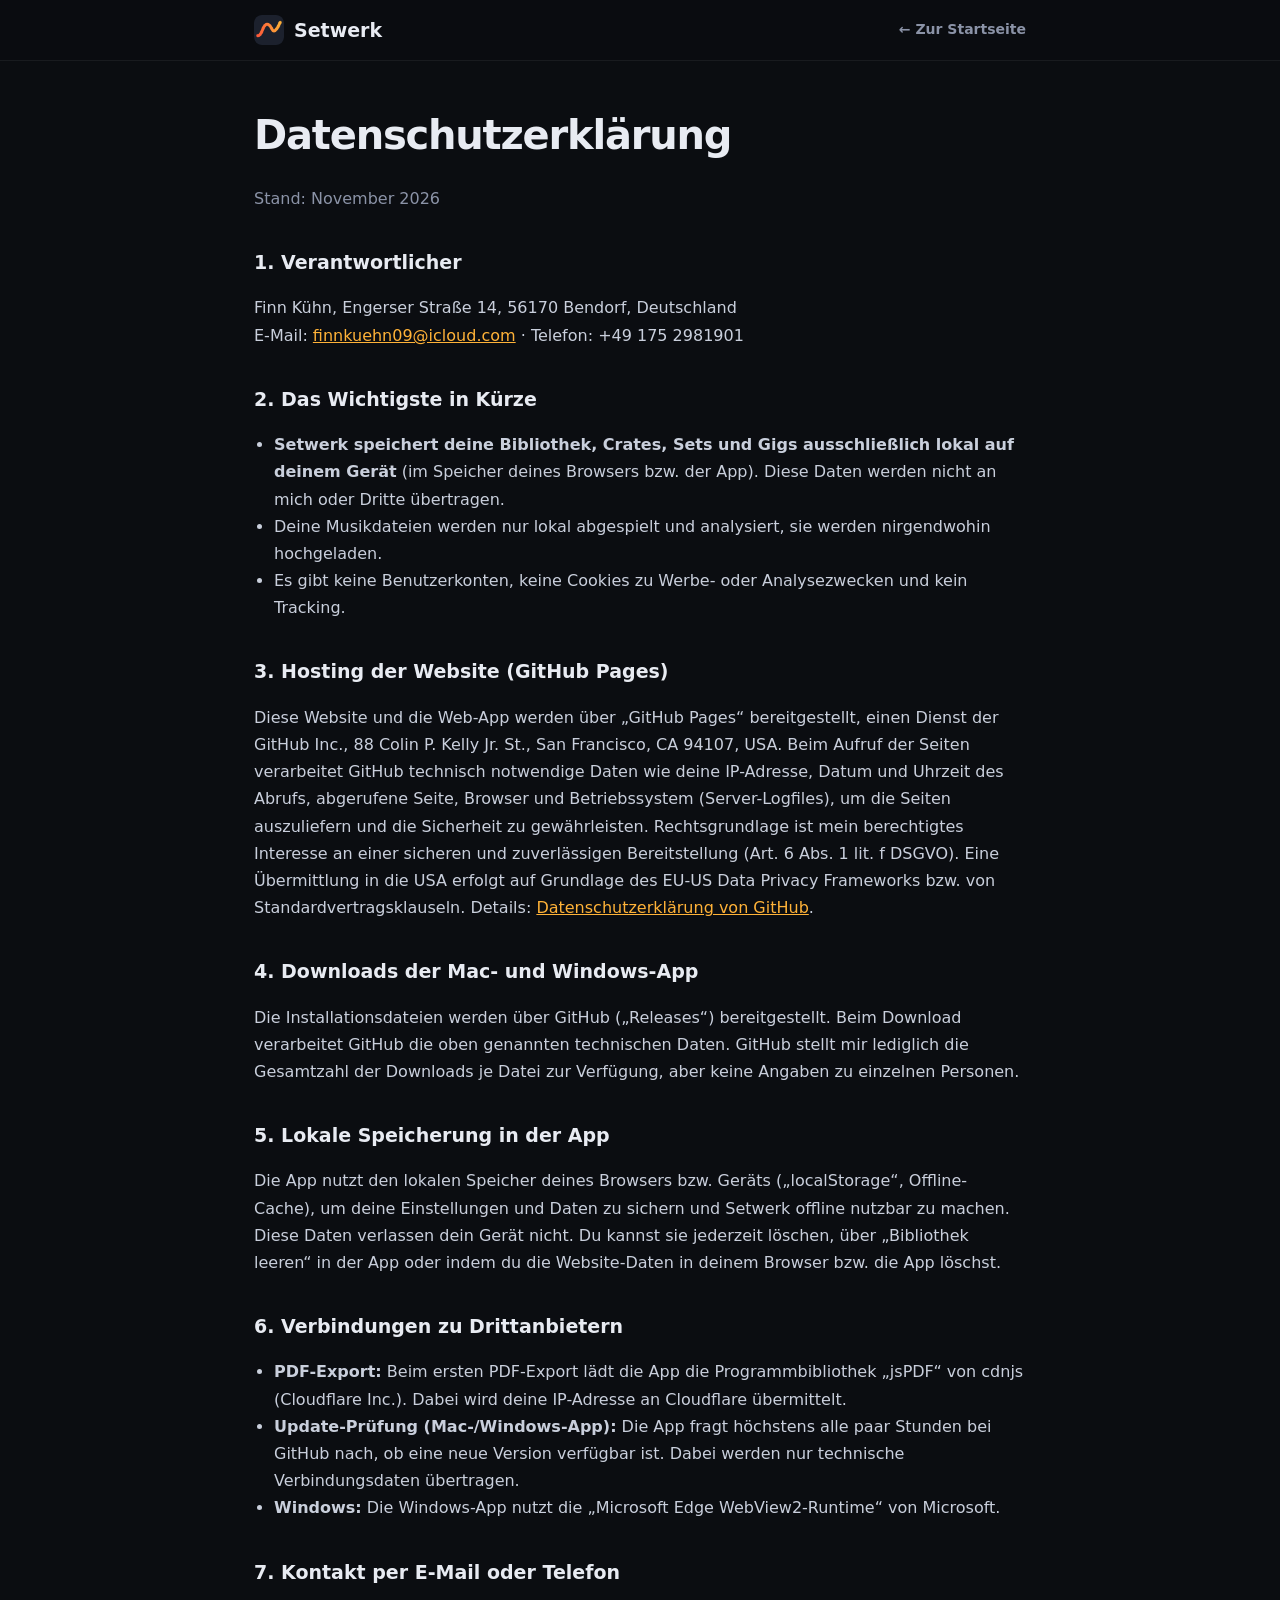
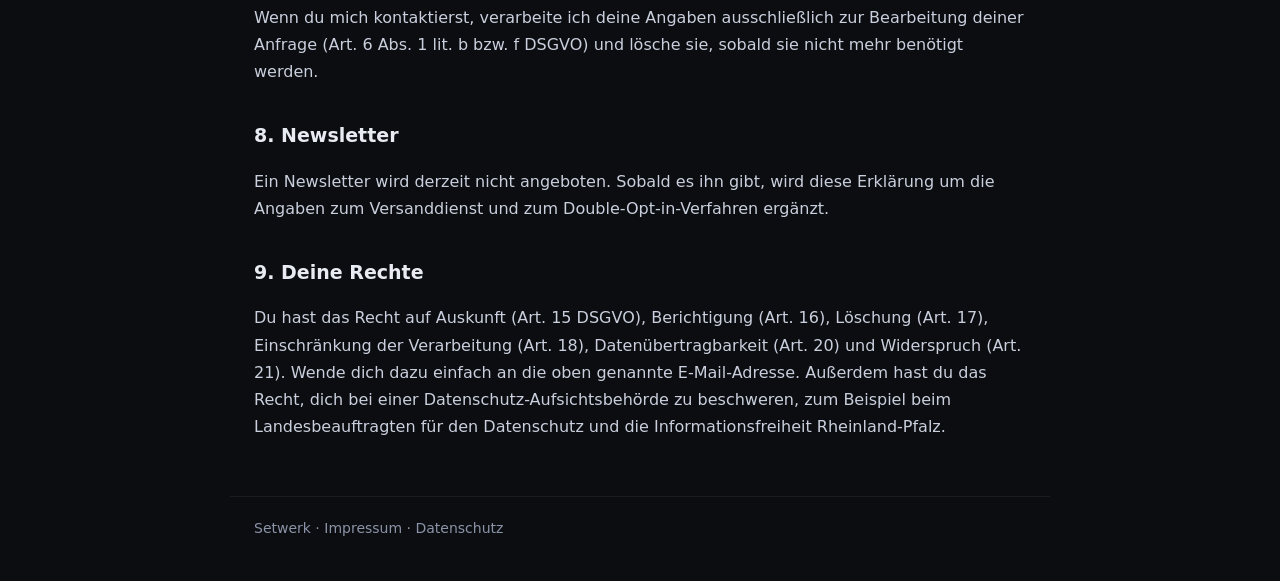
<file: datenschutz/index.html>
<!doctype html>
<html lang="de">
<head>
<meta charset="utf-8">
<meta name="viewport" content="width=device-width,initial-scale=1">
<title>Datenschutzerklärung – Setwerk</title>
<link rel="icon" type="image/png" href="../icons/icon-192.png">
<link rel="stylesheet" href="../legal.css">
</head>
<body>
<header class="nav"><div class="wrap"><a class="logo" href="../"><img src="../icons/icon-192.png" alt="">Setwerk</a><a class="back" href="../">← Zur Startseite</a></div></header>
<main class="wrap doc">
<h1>Datenschutzerklärung</h1>
<p class="muted">Stand: November 2026</p>

<h2>1. Verantwortlicher</h2>
<p>Finn Kühn, Engerser Straße 14, 56170 Bendorf, Deutschland<br>
E-Mail: <a href="mailto:finnkuehn09@icloud.com">finnkuehn09@icloud.com</a> · Telefon: +49 175 2981901</p>

<h2>2. Das Wichtigste in Kürze</h2>
<ul>
  <li><b>Setwerk speichert deine Bibliothek, Crates, Sets und Gigs ausschließlich lokal auf deinem Gerät</b> (im Speicher deines Browsers bzw. der App). Diese Daten werden nicht an mich oder Dritte übertragen.</li>
  <li>Deine Musikdateien werden nur lokal abgespielt und analysiert, sie werden nirgendwohin hochgeladen.</li>
  <li>Es gibt keine Benutzerkonten, keine Cookies zu Werbe- oder Analysezwecken und kein Tracking.</li>
</ul>

<h2>3. Hosting der Website (GitHub Pages)</h2>
<p>Diese Website und die Web-App werden über „GitHub Pages“ bereitgestellt, einen Dienst der GitHub Inc., 88 Colin P. Kelly Jr. St., San Francisco, CA 94107, USA. Beim Aufruf der Seiten verarbeitet GitHub technisch notwendige Daten wie deine IP-Adresse, Datum und Uhrzeit des Abrufs, abgerufene Seite, Browser und Betriebssystem (Server-Logfiles), um die Seiten auszuliefern und die Sicherheit zu gewährleisten. Rechtsgrundlage ist mein berechtigtes Interesse an einer sicheren und zuverlässigen Bereitstellung (Art. 6 Abs. 1 lit. f DSGVO). Eine Übermittlung in die USA erfolgt auf Grundlage des EU-US Data Privacy Frameworks bzw. von Standardvertragsklauseln. Details: <a href="https://docs.github.com/de/site-policy/privacy-policies/github-general-privacy-statement" target="_blank">Datenschutzerklärung von GitHub</a>.</p>

<h2>4. Downloads der Mac- und Windows-App</h2>
<p>Die Installationsdateien werden über GitHub („Releases“) bereitgestellt. Beim Download verarbeitet GitHub die oben genannten technischen Daten. GitHub stellt mir lediglich die Gesamtzahl der Downloads je Datei zur Verfügung, aber keine Angaben zu einzelnen Personen.</p>

<h2>5. Lokale Speicherung in der App</h2>
<p>Die App nutzt den lokalen Speicher deines Browsers bzw. Geräts („localStorage“, Offline-Cache), um deine Einstellungen und Daten zu sichern und Setwerk offline nutzbar zu machen. Diese Daten verlassen dein Gerät nicht. Du kannst sie jederzeit löschen, über „Bibliothek leeren“ in der App oder indem du die Website-Daten in deinem Browser bzw. die App löschst.</p>

<h2>6. Verbindungen zu Drittanbietern</h2>
<ul>
  <li><b>PDF-Export:</b> Beim ersten PDF-Export lädt die App die Programmbibliothek „jsPDF“ von cdnjs (Cloudflare Inc.). Dabei wird deine IP-Adresse an Cloudflare übermittelt.</li>
  <li><b>Update-Prüfung (Mac-/Windows-App):</b> Die App fragt höchstens alle paar Stunden bei GitHub nach, ob eine neue Version verfügbar ist. Dabei werden nur technische Verbindungsdaten übertragen.</li>
  <li><b>Windows:</b> Die Windows-App nutzt die „Microsoft Edge WebView2-Runtime“ von Microsoft.</li>
</ul>

<h2>7. Kontakt per E-Mail oder Telefon</h2>
<p>Wenn du mich kontaktierst, verarbeite ich deine Angaben ausschließlich zur Bearbeitung deiner Anfrage (Art. 6 Abs. 1 lit. b bzw. f DSGVO) und lösche sie, sobald sie nicht mehr benötigt werden.</p>

<h2>8. Newsletter</h2>
<p>Ein Newsletter wird derzeit nicht angeboten. Sobald es ihn gibt, wird diese Erklärung um die Angaben zum Versanddienst und zum Double-Opt-in-Verfahren ergänzt.</p>

<h2>9. Deine Rechte</h2>
<p>Du hast das Recht auf Auskunft (Art. 15 DSGVO), Berichtigung (Art. 16), Löschung (Art. 17), Einschränkung der Verarbeitung (Art. 18), Datenübertragbarkeit (Art. 20) und Widerspruch (Art. 21). Wende dich dazu einfach an die oben genannte E-Mail-Adresse. Außerdem hast du das Recht, dich bei einer Datenschutz-Aufsichtsbehörde zu beschweren, zum Beispiel beim Landesbeauftragten für den Datenschutz und die Informationsfreiheit Rheinland-Pfalz.</p>
</main>
<footer class="wrap foot"><a href="../">Setwerk</a> · <a href="../impressum/">Impressum</a> · <a href="../datenschutz/">Datenschutz</a></footer>
</body>
</html>
</file>
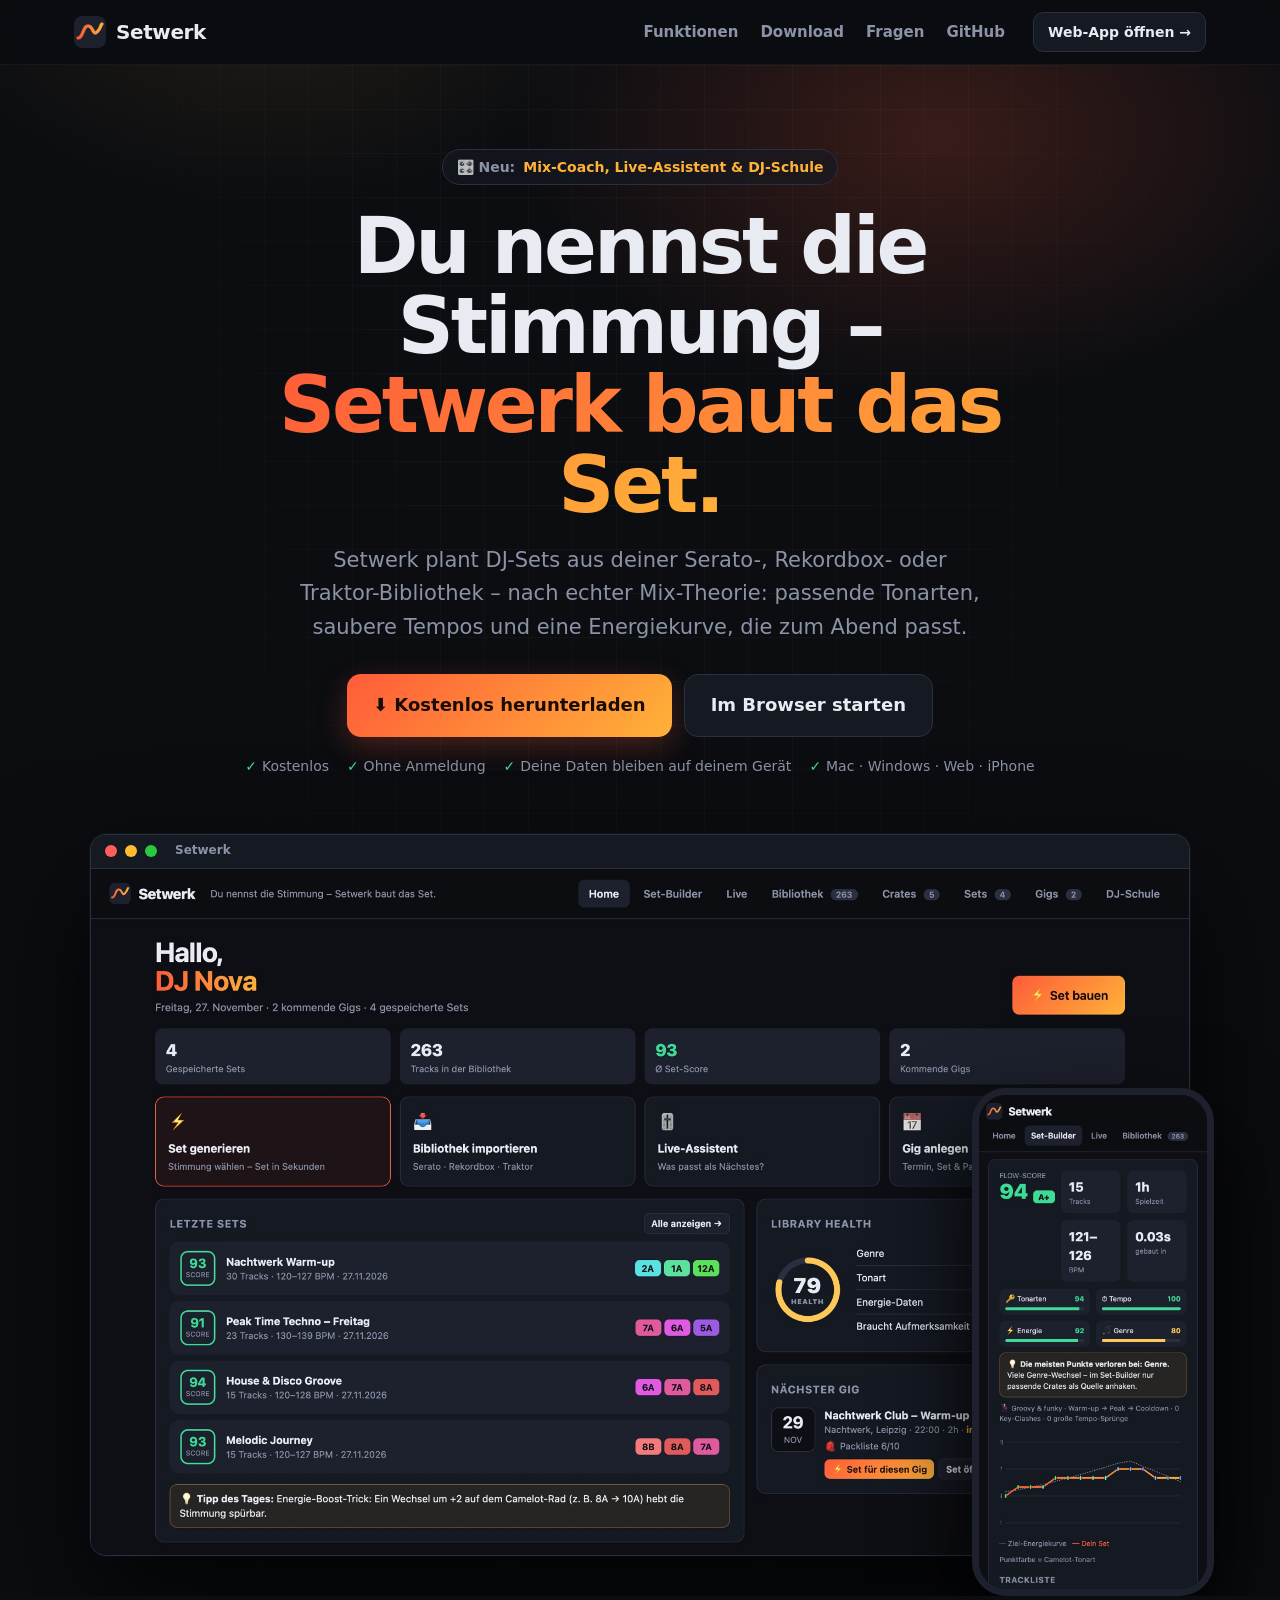
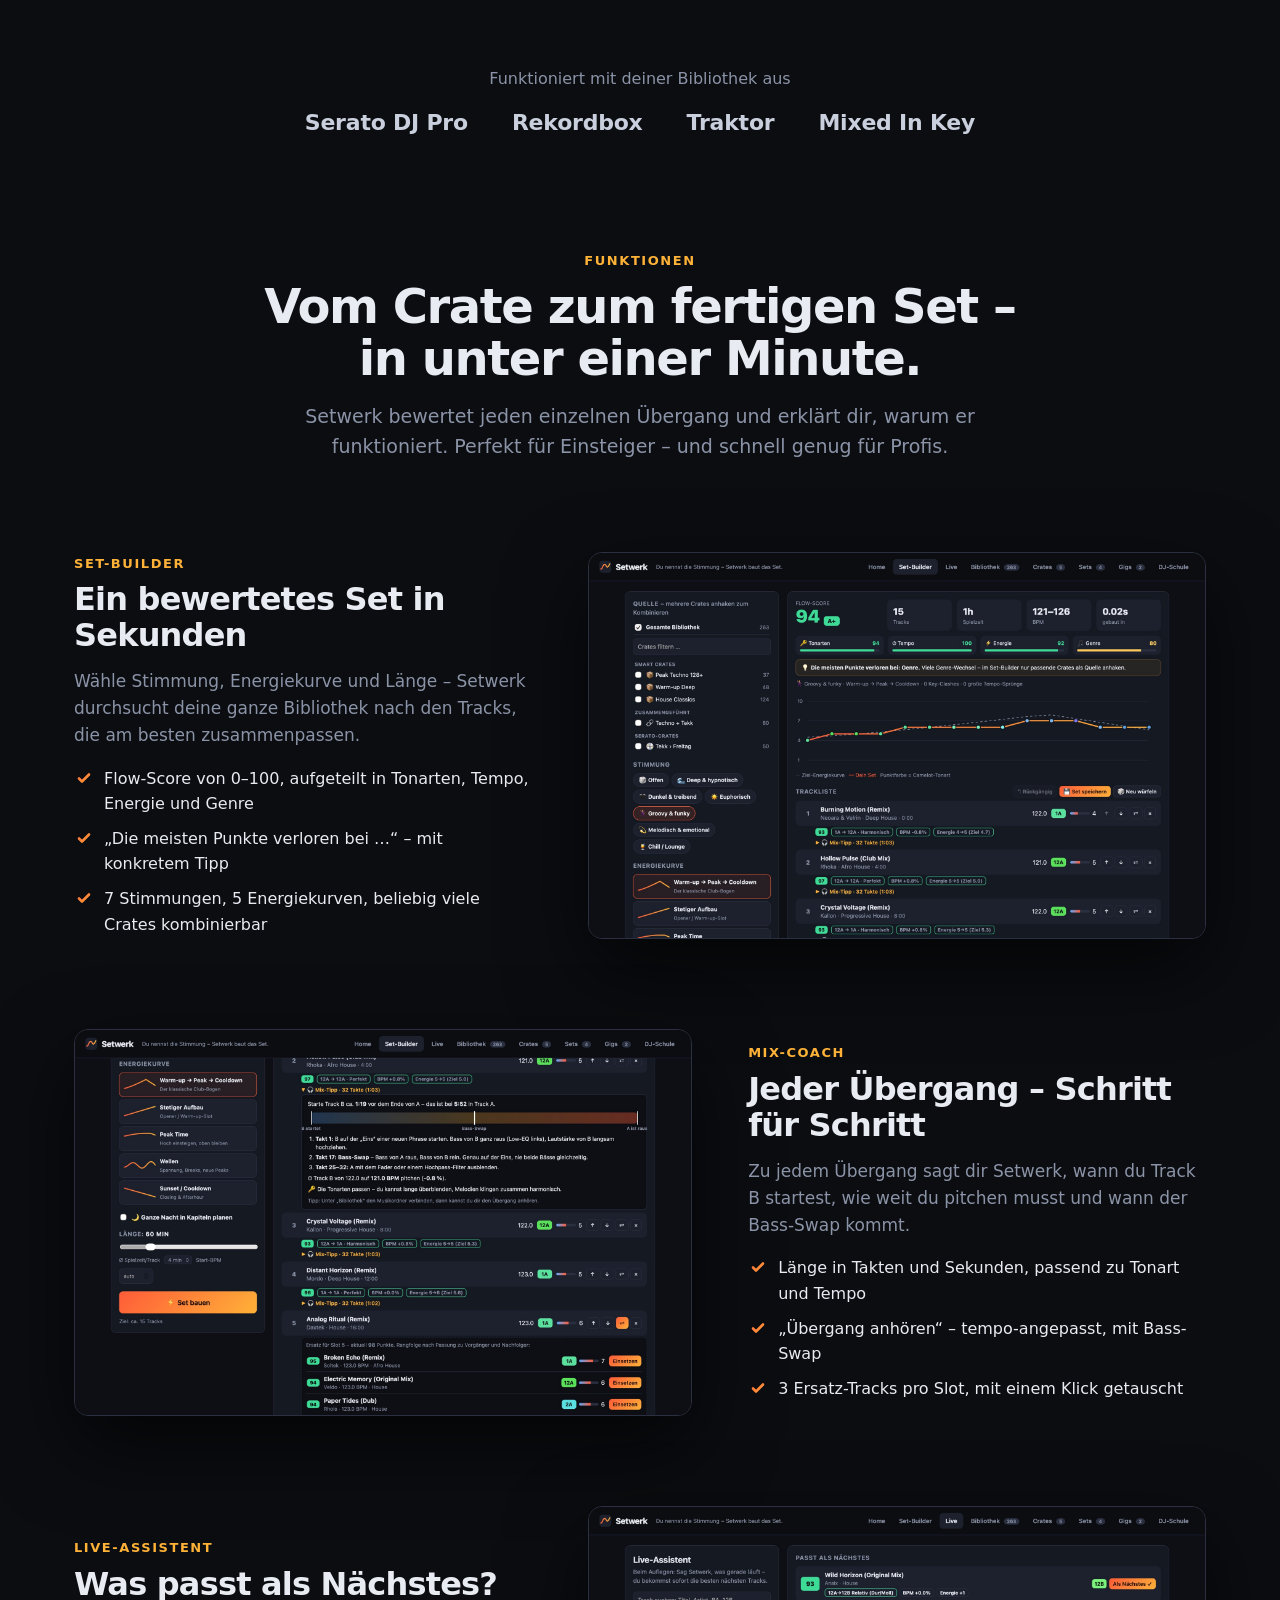
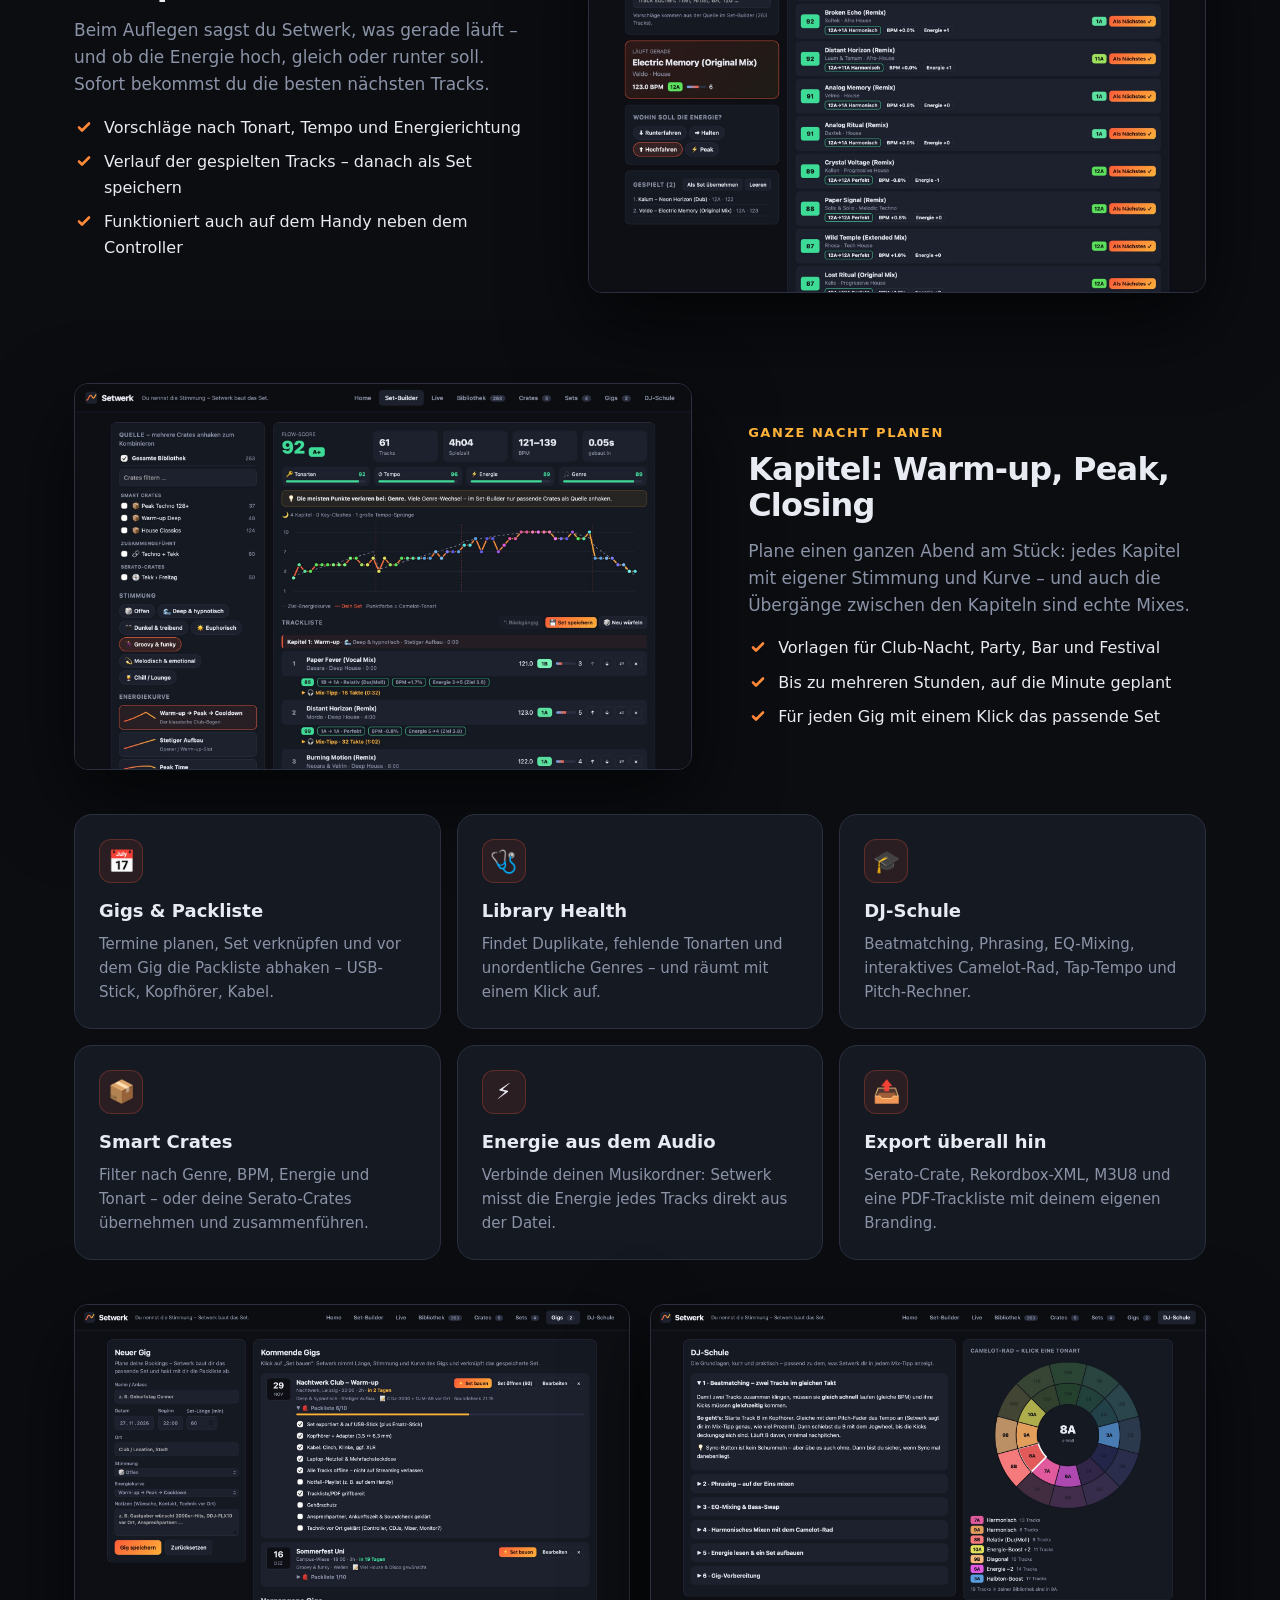
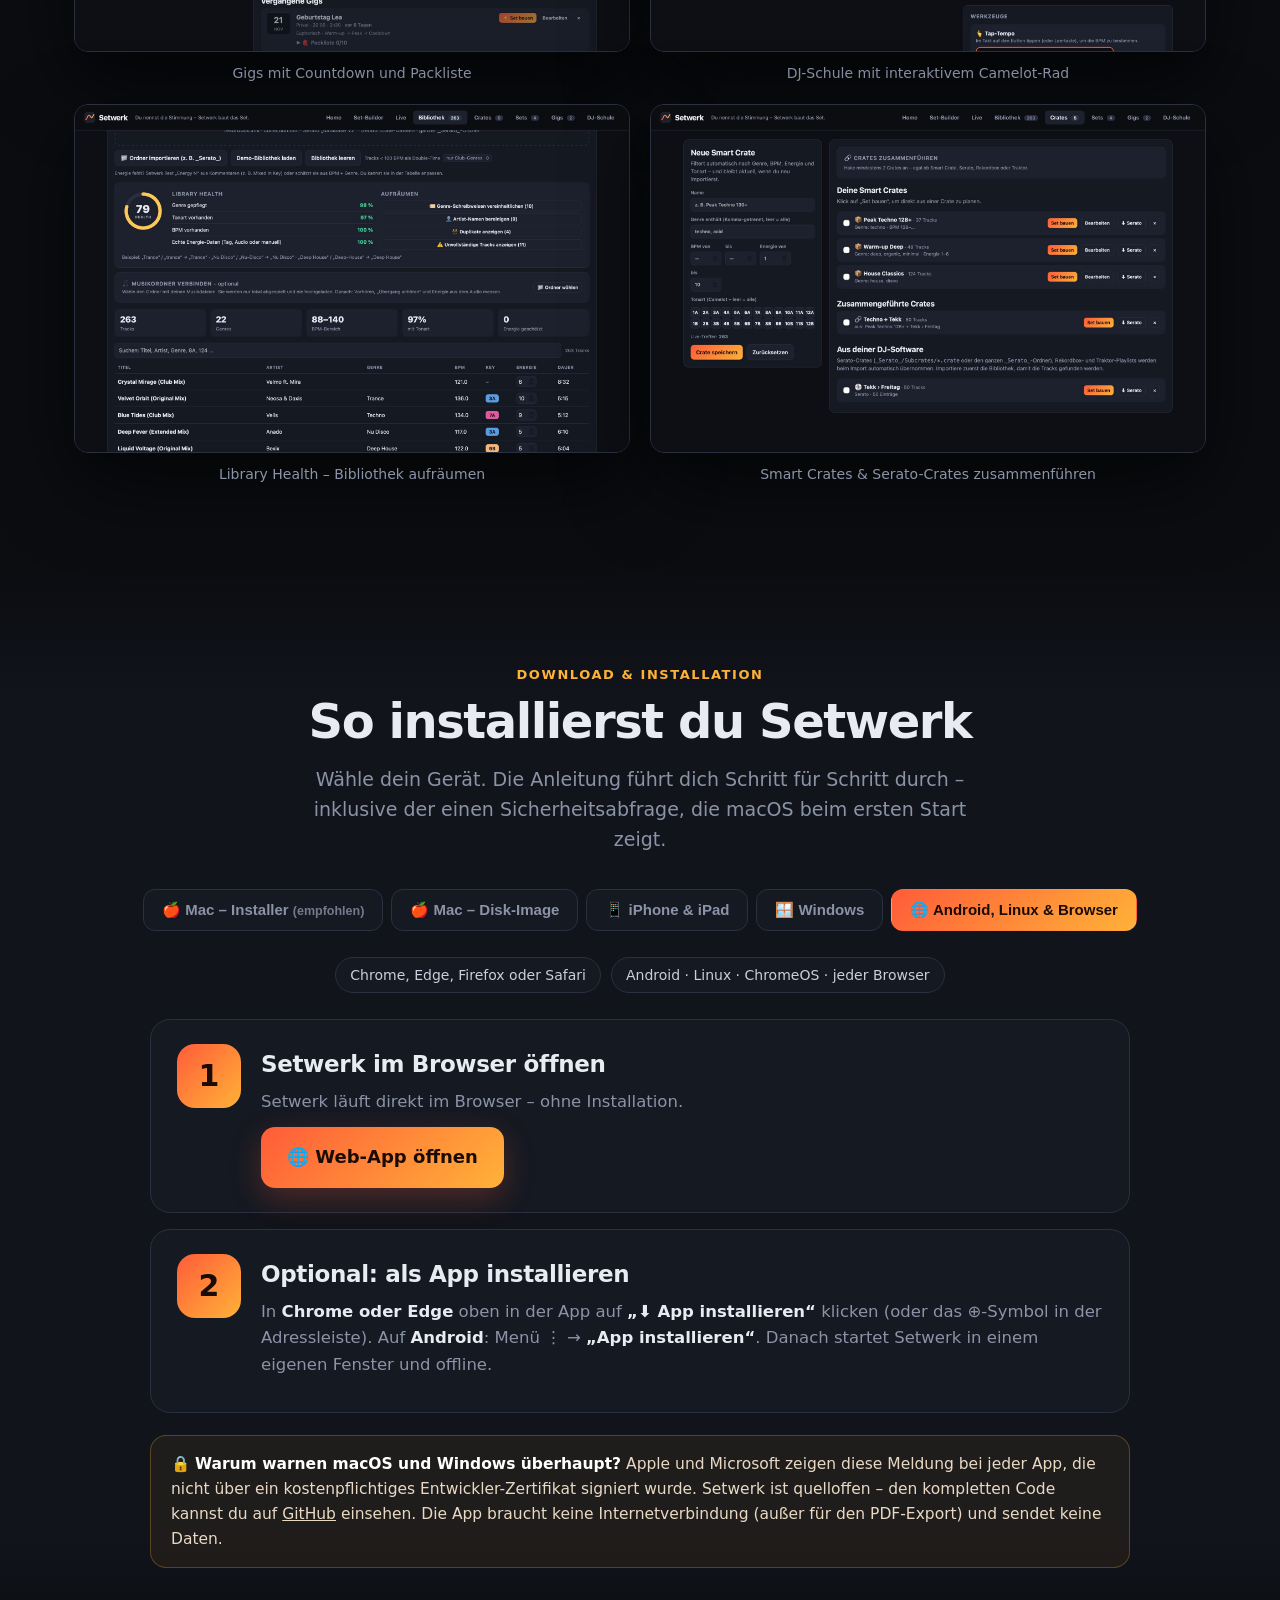
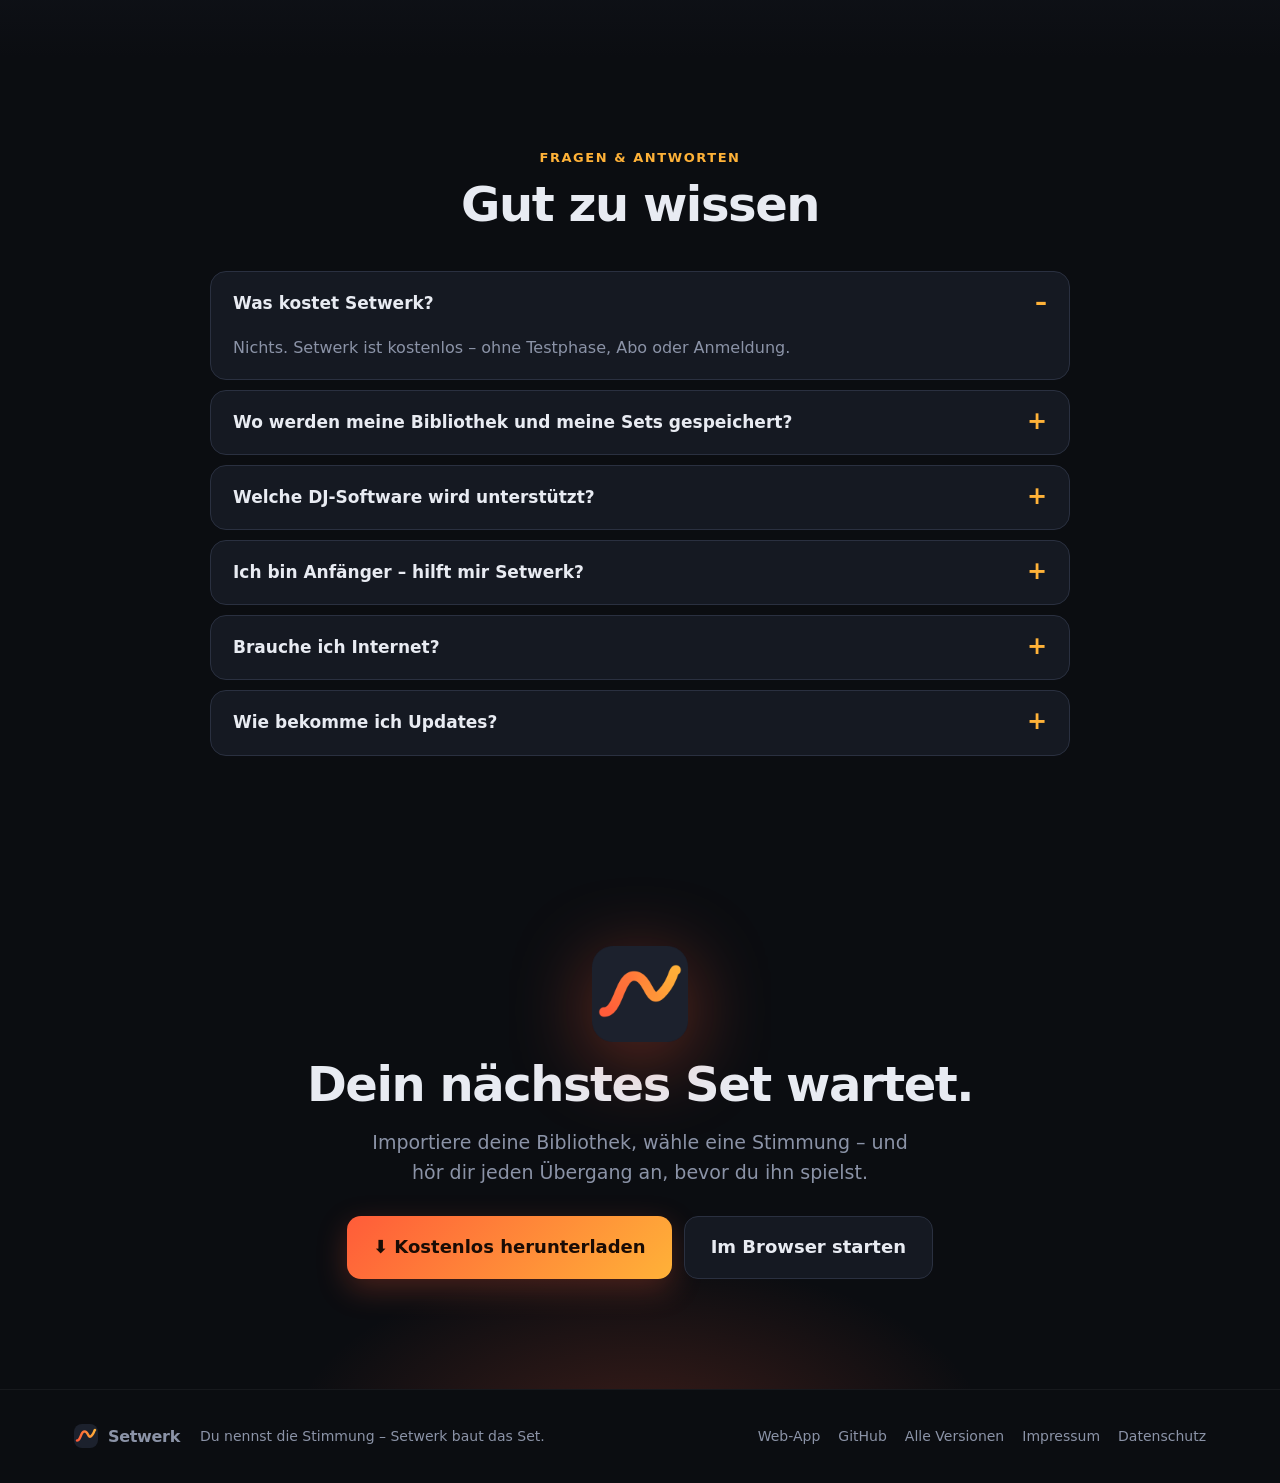
<file: download/index.html>
<!doctype html>
<html lang="de"><head><meta charset="utf-8"><title>Setwerk – Download</title>
<meta name="robots" content="noindex">
<script>location.replace('../'+(location.hash||'#download'))</script>
<meta http-equiv="refresh" content="0; url=../#download">
<link rel="canonical" href="https://setwerk-app.github.io/">
</head><body style="background:#0b0d11;color:#e8ebf2;font-family:system-ui;padding:40px">Weiter zu <a style="color:#ffb238" href="../#download">Setwerk – Download</a> …</body></html>
</file>
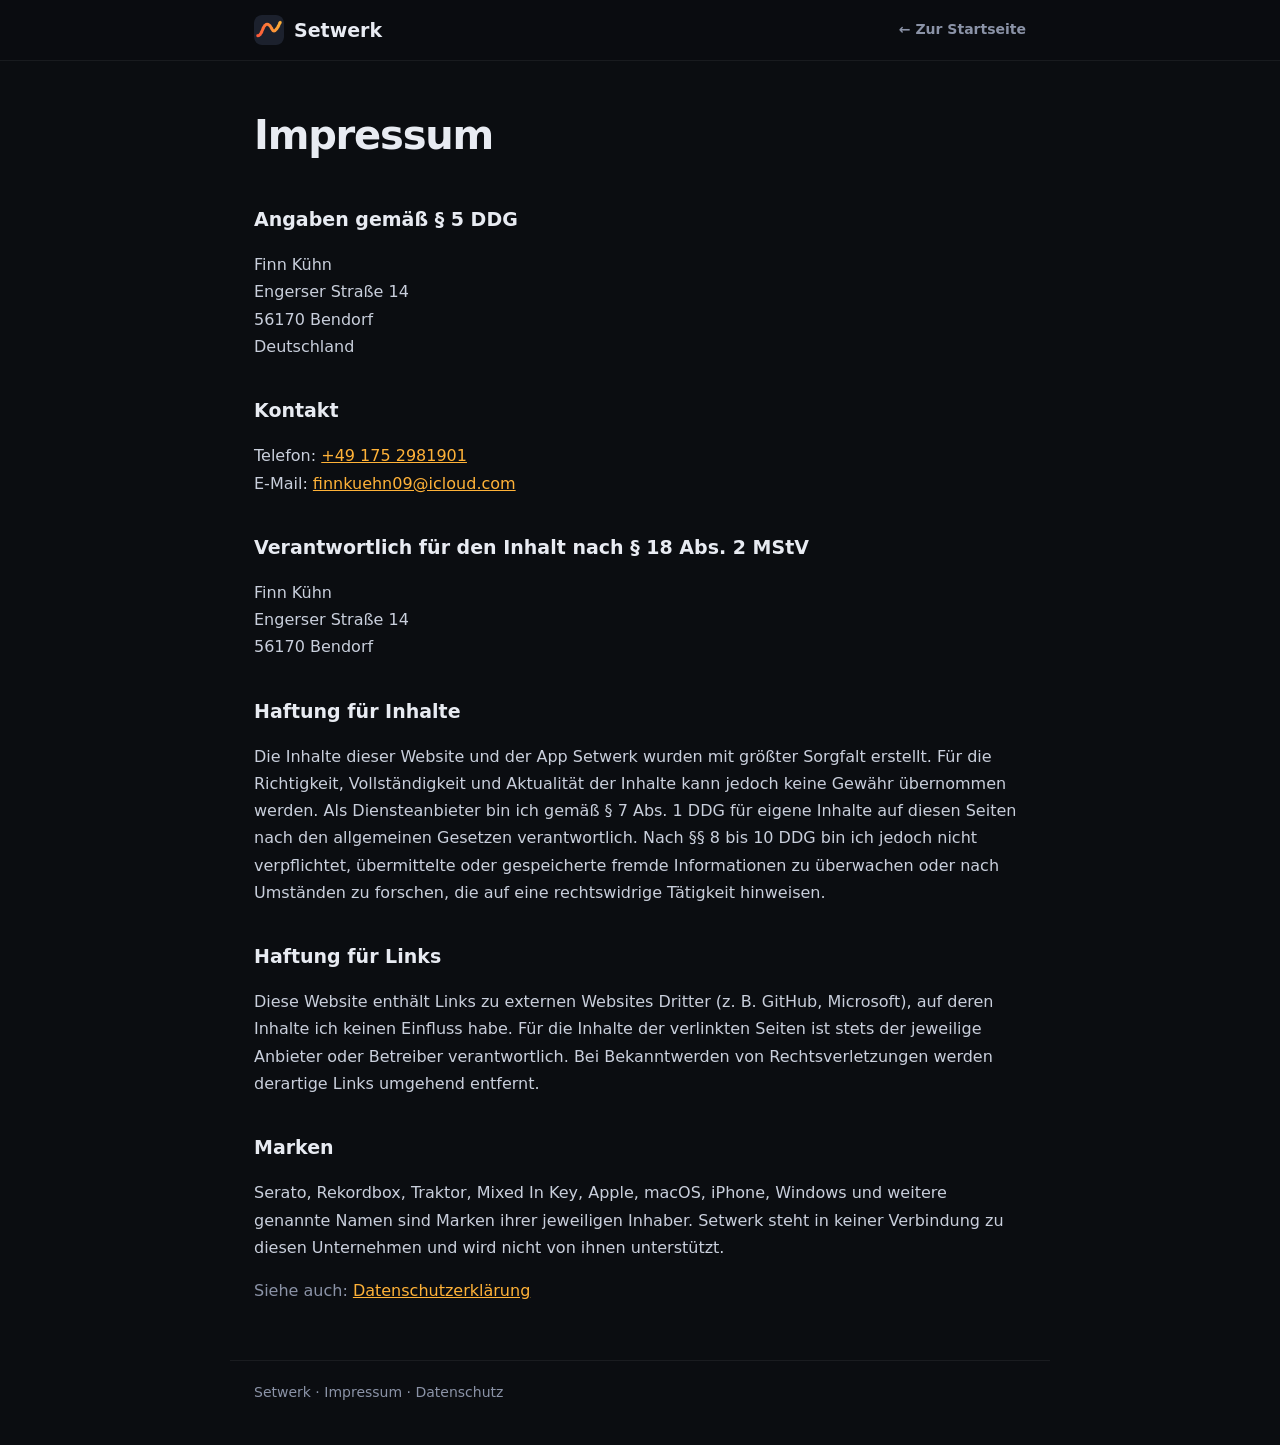
<file: impressum/index.html>
<!doctype html>
<html lang="de">
<head>
<meta charset="utf-8">
<meta name="viewport" content="width=device-width,initial-scale=1">
<title>Impressum – Setwerk</title>
<link rel="icon" type="image/png" href="../icons/icon-192.png">
<link rel="stylesheet" href="../legal.css">
</head>
<body>
<header class="nav"><div class="wrap"><a class="logo" href="../"><img src="../icons/icon-192.png" alt="">Setwerk</a><a class="back" href="../">← Zur Startseite</a></div></header>
<main class="wrap doc">
<h1>Impressum</h1>

<h2>Angaben gemäß § 5 DDG</h2>
<p>Finn Kühn<br>Engerser Straße 14<br>56170 Bendorf<br>Deutschland</p>

<h2>Kontakt</h2>
<p>Telefon: <a href="tel:+491752981901">+49 175 2981901</a><br>
E-Mail: <a href="mailto:finnkuehn09@icloud.com">finnkuehn09@icloud.com</a></p>

<h2>Verantwortlich für den Inhalt nach § 18 Abs. 2 MStV</h2>
<p>Finn Kühn<br>Engerser Straße 14<br>56170 Bendorf</p>

<h2>Haftung für Inhalte</h2>
<p>Die Inhalte dieser Website und der App Setwerk wurden mit größter Sorgfalt erstellt. Für die Richtigkeit, Vollständigkeit und Aktualität der Inhalte kann jedoch keine Gewähr übernommen werden. Als Diensteanbieter bin ich gemäß § 7 Abs. 1 DDG für eigene Inhalte auf diesen Seiten nach den allgemeinen Gesetzen verantwortlich. Nach §§ 8 bis 10 DDG bin ich jedoch nicht verpflichtet, übermittelte oder gespeicherte fremde Informationen zu überwachen oder nach Umständen zu forschen, die auf eine rechtswidrige Tätigkeit hinweisen.</p>

<h2>Haftung für Links</h2>
<p>Diese Website enthält Links zu externen Websites Dritter (z. B. GitHub, Microsoft), auf deren Inhalte ich keinen Einfluss habe. Für die Inhalte der verlinkten Seiten ist stets der jeweilige Anbieter oder Betreiber verantwortlich. Bei Bekanntwerden von Rechtsverletzungen werden derartige Links umgehend entfernt.</p>

<h2>Marken</h2>
<p>Serato, Rekordbox, Traktor, Mixed In Key, Apple, macOS, iPhone, Windows und weitere genannte Namen sind Marken ihrer jeweiligen Inhaber. Setwerk steht in keiner Verbindung zu diesen Unternehmen und wird nicht von ihnen unterstützt.</p>

<p class="muted">Siehe auch: <a href="../datenschutz/">Datenschutzerklärung</a></p>
</main>
<footer class="wrap foot"><a href="../">Setwerk</a> · <a href="../impressum/">Impressum</a> · <a href="../datenschutz/">Datenschutz</a></footer>
</body>
</html>
</file>
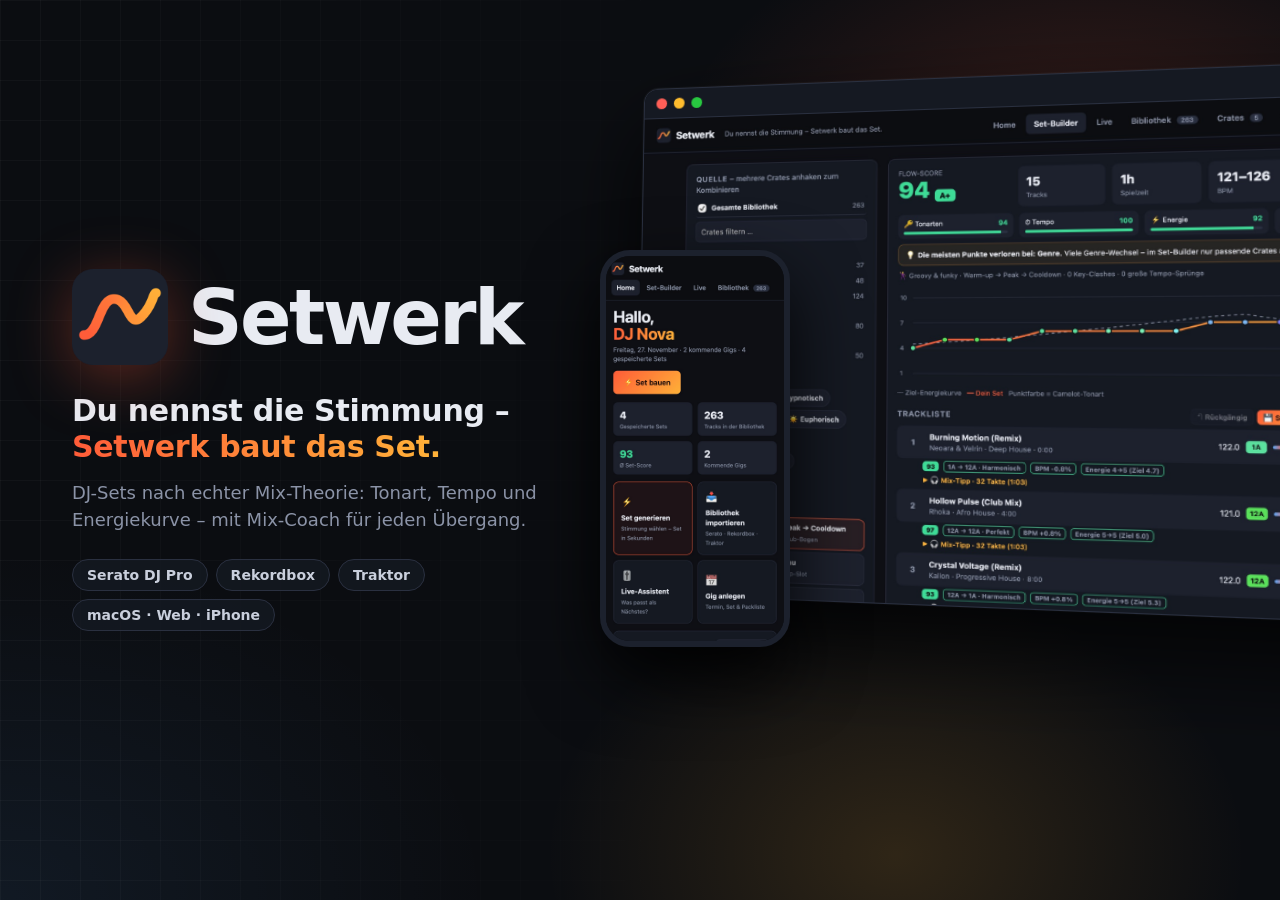
<file: assets/banner.html>
<!doctype html>
<html lang="de"><head><meta charset="utf-8"><title>Setwerk Banner</title>
<style>
*{box-sizing:border-box}html,body{margin:0;width:1280px;height:640px;overflow:hidden;background:#0b0d11;font-family:-apple-system,system-ui,"SF Pro Display",sans-serif;color:#e8ebf2}
.bg{position:absolute;inset:0;background:
  radial-gradient(600px 400px at 85% 20%,#ff5c3933,transparent 70%),
  radial-gradient(500px 380px at 70% 95%,#ffb23826,transparent 70%),
  radial-gradient(700px 500px at 0% 100%,#5aa9ff14,transparent 70%),#0b0d11}
.grid{position:absolute;inset:0;background-image:linear-gradient(#ffffff08 1px,transparent 1px),linear-gradient(90deg,#ffffff08 1px,transparent 1px);background-size:40px 40px;mask-image:linear-gradient(90deg,#000 0%,transparent 60%)}
.left{position:absolute;left:72px;top:0;bottom:0;width:520px;display:flex;flex-direction:column;justify-content:center}
.brand{display:flex;align-items:center;gap:20px}
.brand img{width:96px;height:96px;filter:drop-shadow(0 12px 30px #ff5c3955)}
.brand h1{font-size:76px;margin:0;font-weight:850;letter-spacing:-.035em}
.claim{font-size:30px;font-weight:700;line-height:1.2;margin:28px 0 14px;letter-spacing:-.01em}
.claim span{background:linear-gradient(90deg,#ff5c39,#ffb238);-webkit-background-clip:text;background-clip:text;color:transparent}
.sub{color:#8b93a7;font-size:18px;line-height:1.5;margin:0 0 26px}
.chips{display:flex;gap:8px;flex-wrap:wrap}.chip{border:1px solid #2a3040;background:#151922cc;border-radius:999px;padding:7px 14px;font-size:14px;font-weight:600;color:#c9cfdc}
.win{position:absolute;left:640px;top:86px;width:760px;border-radius:14px;overflow:hidden;border:1px solid #2a3040;box-shadow:0 40px 90px #000c,0 0 0 1px #ffffff0a;transform:perspective(1600px) rotateY(-14deg) rotateX(4deg);transform-origin:left center;background:#0d0f14}
.bar{height:30px;background:#151922;display:flex;align-items:center;gap:7px;padding:0 12px;border-bottom:1px solid #2a3040}.bar i{width:11px;height:11px;border-radius:50%;background:#3a4152}.bar i:nth-child(1){background:#ff5f57}.bar i:nth-child(2){background:#febc2e}.bar i:nth-child(3){background:#28c840}
.win img{display:block;width:100%}
.phone{position:absolute;left:600px;top:250px;width:190px;border-radius:30px;overflow:hidden;border:6px solid #1c212d;box-shadow:0 30px 70px #000d;background:#0d0f14}
.phone img{display:block;width:100%}
</style></head><body>
<div class="bg"></div><div class="grid"></div>
<div class="left">
  <div class="brand"><img src="../icons/icon-512.png" alt=""><h1>Setwerk</h1></div>
  <div class="claim">Du nennst die Stimmung –<br><span>Setwerk baut das Set.</span></div>
  <p class="sub">DJ-Sets nach echter Mix-Theorie: Tonart, Tempo und Energiekurve – mit Mix-Coach für jeden Übergang.</p>
  <div class="chips"><span class="chip">Serato DJ Pro</span><span class="chip">Rekordbox</span><span class="chip">Traktor</span><span class="chip">macOS · Web · iPhone</span></div>
</div>
<div class="win"><div class="bar"><i></i><i></i><i></i></div><img src="screens/builder.jpg" alt=""></div>
<div class="phone"><img src="screens/mobile-home.jpg" alt=""></div>
</body></html>
</file>
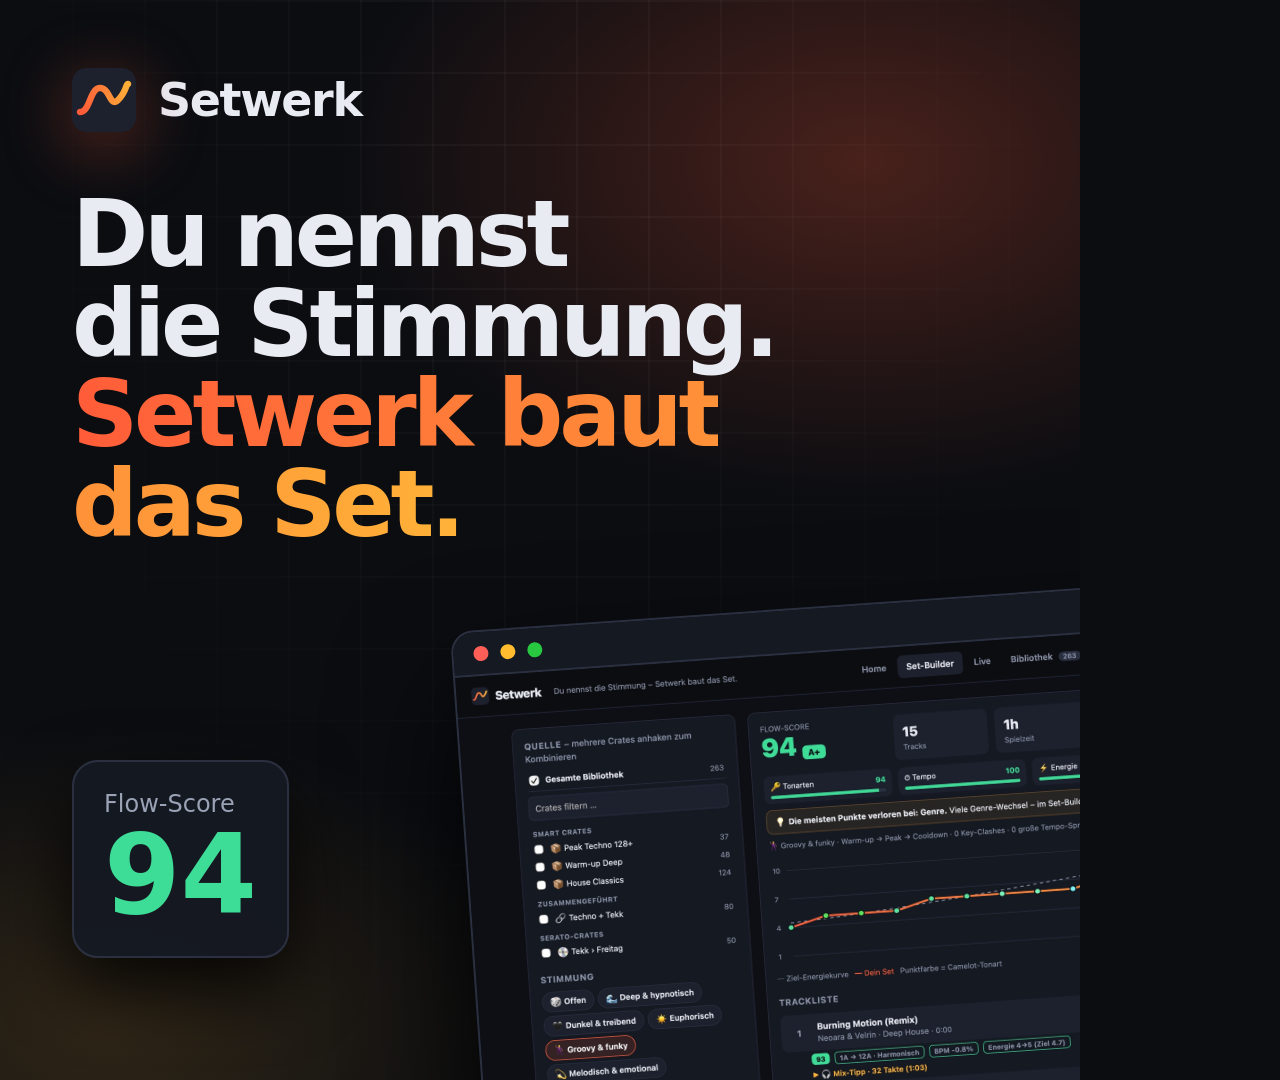
<file: marketing/templates.html>
<!doctype html>
<html lang="de"><head><meta charset="utf-8"><title>Setwerk Social</title>
<style>
*{box-sizing:border-box}
html,body{margin:0;background:#0b0d11;color:#e8ebf2;font-family:-apple-system,system-ui,"SF Pro Display",sans-serif;overflow:hidden}
.c{position:relative;overflow:hidden;background:#0b0d11}
.bg{position:absolute;inset:0;background:radial-gradient(70% 45% at 80% 15%,#ff5c3940,transparent 70%),radial-gradient(60% 40% at 10% 95%,#ffb23826,transparent 70%),#0b0d11}
.grid{position:absolute;inset:0;background-image:linear-gradient(#ffffff08 2px,transparent 2px),linear-gradient(90deg,#ffffff08 2px,transparent 2px);background-size:72px 72px;mask-image:radial-gradient(ellipse at 50% 0%,#000 20%,transparent 75%)}
.brand{position:absolute;display:flex;align-items:center;gap:22px;font-weight:850;letter-spacing:-.03em}
.brand img{border-radius:22%;filter:drop-shadow(0 14px 34px #ff5c3966)}
h1{margin:0;font-weight:880;letter-spacing:-.045em;line-height:.98}
h1 span,.g{background:linear-gradient(90deg,#ff5c39,#ffb238);-webkit-background-clip:text;background-clip:text;color:transparent}
.sub{color:#9aa2b5;font-weight:500;line-height:1.35}
.win{position:absolute;border-radius:22px;overflow:hidden;border:2px solid #2a3040;box-shadow:0 60px 120px #000d;background:#0d0f14}
.win .bar{height:44px;background:#151922;display:flex;align-items:center;gap:12px;padding:0 20px;border-bottom:2px solid #2a3040}.win .bar i{width:15px;height:15px;border-radius:50%}.win .bar i:nth-child(1){background:#ff5f57}.win .bar i:nth-child(2){background:#febc2e}.win .bar i:nth-child(3){background:#28c840}
.win img,.phone img{display:block;width:100%}
.phone{position:absolute;border-radius:56px;overflow:hidden;border:12px solid #1c212d;box-shadow:0 50px 110px #000e;background:#0d0f14}
.chips{display:flex;gap:14px;flex-wrap:wrap}.chip{border:2px solid #2a3040;background:#151922dd;border-radius:999px;padding:14px 26px;font-weight:700;color:#d5dae5}
.cta{display:inline-flex;align-items:center;gap:14px;background:linear-gradient(135deg,#ff5c39,#ffb238);color:#1a0c05;font-weight:850;border-radius:999px;box-shadow:0 20px 50px #ff5c3966}
.url{color:#ffb238;font-weight:700}
.tag{display:inline-block;background:#ff5c3922;border:2px solid #ff5c3966;color:#ffb238;font-weight:800;letter-spacing:.12em;text-transform:uppercase;border-radius:999px}
.score{font-weight:900;line-height:1;color:#3ddc97}
.badge{position:absolute;background:#151922f2;border:2px solid #2a3040;border-radius:26px;box-shadow:0 30px 70px #000c;padding:26px 30px}
.check{display:flex;gap:16px;align-items:center;font-weight:650}.check:before{content:"✓";width:44px;height:44px;flex:none;border-radius:12px;background:linear-gradient(135deg,#ff5c39,#ffb238);color:#1a0c05;display:flex;align-items:center;justify-content:center;font-weight:900}
</style></head><body>
<div id="root"></div>
<script>
const P=new URLSearchParams(location.search),F=P.get('f')||'post',I=+(P.get('i')||1);
const S='../assets/screens/';
const W=F==='story'?1080:1080,H=F==='story'?1920:1080;
const win=(img,css)=>`<div class="win" style="${css}"><div class="bar"><i></i><i></i><i></i></div><img src="${S+img}"></div>`;
const phone=(img,css)=>`<div class="phone" style="${css}"><img src="${S+img}"></div>`;
const brand=(css,size=64,font=46)=>`<div class="brand" style="${css};font-size:${font}px"><img src="../icons/icon-512.png" style="width:${size}px;height:${size}px">Setwerk</div>`;
const POSTS={
1:()=>`${brand('left:72px;top:68px')}
  <div style="position:absolute;left:72px;top:190px;width:940px"><h1 style="font-size:92px">Du nennst<br>die Stimmung.<br><span>Setwerk baut<br>das Set.</span></h1></div>
  ${win('builder.jpg','left:470px;top:600px;width:900px;transform:rotate(-4deg)')}
  <div class="badge" style="left:72px;top:760px"><div class="sub" style="font-size:24px">Flow-Score</div><div class="score" style="font-size:110px">94</div></div>`,
2:()=>`${brand('left:72px;top:68px',56,40)}
  <div style="position:absolute;left:72px;top:170px;width:940px"><span class="tag" style="font-size:22px;padding:10px 20px">Mix-Coach</span><h1 style="font-size:82px;margin-top:26px">Jeder Übergang.<br><span>Schritt für Schritt.</span></h1>
  <p class="sub" style="font-size:32px;margin-top:22px">Wann B startet, wie weit du pitchst und wann der Bass-Swap kommt.</p></div>
  ${win('coach.jpg','left:120px;top:600px;width:1000px')}`,
3:()=>`${brand('left:72px;top:68px',56,40)}
  <div style="position:absolute;left:72px;top:170px;width:940px"><span class="tag" style="font-size:22px;padding:10px 20px">Live-Assistent</span><h1 style="font-size:88px;margin-top:26px">Was passt<br><span>als Nächstes?</span></h1></div>
  ${win('live.jpg','left:300px;top:470px;width:960px;transform:rotate(-3deg)')}
  <div class="badge" style="left:72px;top:640px;width:330px"><div style="font-size:26px;font-weight:800">⬆ Hochfahren</div><div class="sub" style="font-size:22px;margin-top:8px">Sag Setwerk, wohin die Energie soll – sofort kommen die besten Tracks.</div></div>`,
4:()=>`<div style="position:absolute;inset:0;display:flex;flex-direction:column;align-items:center;justify-content:center;text-align:center;padding:80px">
  <img src="../icons/icon-512.png" style="width:190px;height:190px;filter:drop-shadow(0 24px 60px #ff5c3988)">
  <h1 style="font-size:96px;margin-top:40px">Kostenlos.<br><span>Für Mac, Web & iPhone.</span></h1>
  <div class="chips" style="justify-content:center;margin-top:50px;font-size:30px"><span class="chip">Serato DJ Pro</span><span class="chip">Rekordbox</span><span class="chip">Traktor</span></div>
  <div class="sub" style="font-size:30px;margin-top:46px">Ohne Anmeldung · Deine Daten bleiben bei dir</div></div>`,
5:()=>`${brand('left:72px;top:68px',56,40)}
  <div style="position:absolute;left:72px;top:170px;width:560px"><span class="tag" style="font-size:22px;padding:10px 20px">Für Einsteiger</span><h1 style="font-size:78px;margin-top:26px">DJ werden.<br><span>Mit Plan.</span></h1>
  <div style="display:grid;gap:22px;margin-top:44px;font-size:30px"><div class="check">Beatmatching</div><div class="check">Phrasing & Bass-Swap</div><div class="check">Camelot-Rad</div><div class="check">Tap-Tempo & Pitch</div></div></div>
  <div class="win" style="left:560px;top:210px;width:820px"><div class="bar"><i></i><i></i><i></i></div><div style="overflow:hidden;height:760px"><img src="${S}school.jpg" style="width:190%;max-width:none;margin-left:-88%;margin-top:-40px"></div></div>`,
};
const STORIES={
1:()=>`${brand('left:80px;top:120px',72,52)}
  <div style="position:absolute;left:80px;top:300px;width:920px"><h1 style="font-size:118px">Du nennst<br>die Stimmung.<br><span>Setwerk baut<br>das Set.</span></h1></div>
  ${phone('mobile.jpg','left:230px;top:960px;width:620px;transform:rotate(-4deg)')}`,
2:()=>`<div style="position:absolute;left:80px;top:150px;width:920px"><span class="tag" style="font-size:28px;padding:12px 24px">Mix-Coach</span><h1 style="font-size:104px;margin-top:34px">Jeder Übergang<br><span>erklärt.</span></h1>
  <p class="sub" style="font-size:40px;margin-top:30px">Startpunkt · Pitch · Bass-Swap · Tonart – und zum Anhören.</p></div>
  ${win('coach.jpg','left:60px;top:740px;width:1500px')}
  <div style="position:absolute;left:0;right:0;bottom:150px;text-align:center"><span class="cta" style="font-size:40px;padding:28px 50px">Kostenlos laden – Link in Bio</span></div>`,
3:()=>`<div style="position:absolute;left:80px;top:150px;width:920px"><span class="tag" style="font-size:28px;padding:12px 24px">Live-Assistent</span><h1 style="font-size:110px;margin-top:34px">Was passt<br><span>als Nächstes?</span></h1></div>
  ${win('live.jpg','left:60px;top:720px;width:1480px;transform:rotate(-3deg)')}
  <div style="position:absolute;left:0;right:0;bottom:150px;text-align:center"><span class="cta" style="font-size:40px;padding:28px 50px">Probier’s aus – Link in Bio</span></div>`,
4:()=>`<div style="position:absolute;inset:0;display:flex;flex-direction:column;align-items:center;justify-content:center;text-align:center;padding:90px">
  <img src="../icons/icon-512.png" style="width:240px;height:240px;filter:drop-shadow(0 30px 70px #ff5c3999)">
  <h1 style="font-size:130px;margin-top:50px">Setwerk</h1>
  <p class="sub" style="font-size:46px;margin:24px 0 60px">DJ-Sets nach echter Mix-Theorie</p>
  <div style="display:grid;gap:26px;font-size:40px;text-align:left"><div class="check">Kostenlos & ohne Anmeldung</div><div class="check">Serato · Rekordbox · Traktor</div><div class="check">Mac · Web · iPhone</div></div>
  <span class="cta" style="font-size:44px;padding:30px 56px;margin-top:80px">⬇ Link in Bio</span>
  <div class="url" style="font-size:32px;margin-top:30px">setwerk-app.github.io</div></div>`,
};
const c=document.createElement('div');c.className='c';c.style.width=W+'px';c.style.height=H+'px';
c.innerHTML='<div class="bg"></div><div class="grid"></div>'+(F==='story'?STORIES:POSTS)[I]();
document.getElementById('root').appendChild(c);
</script></body></html>
</file>
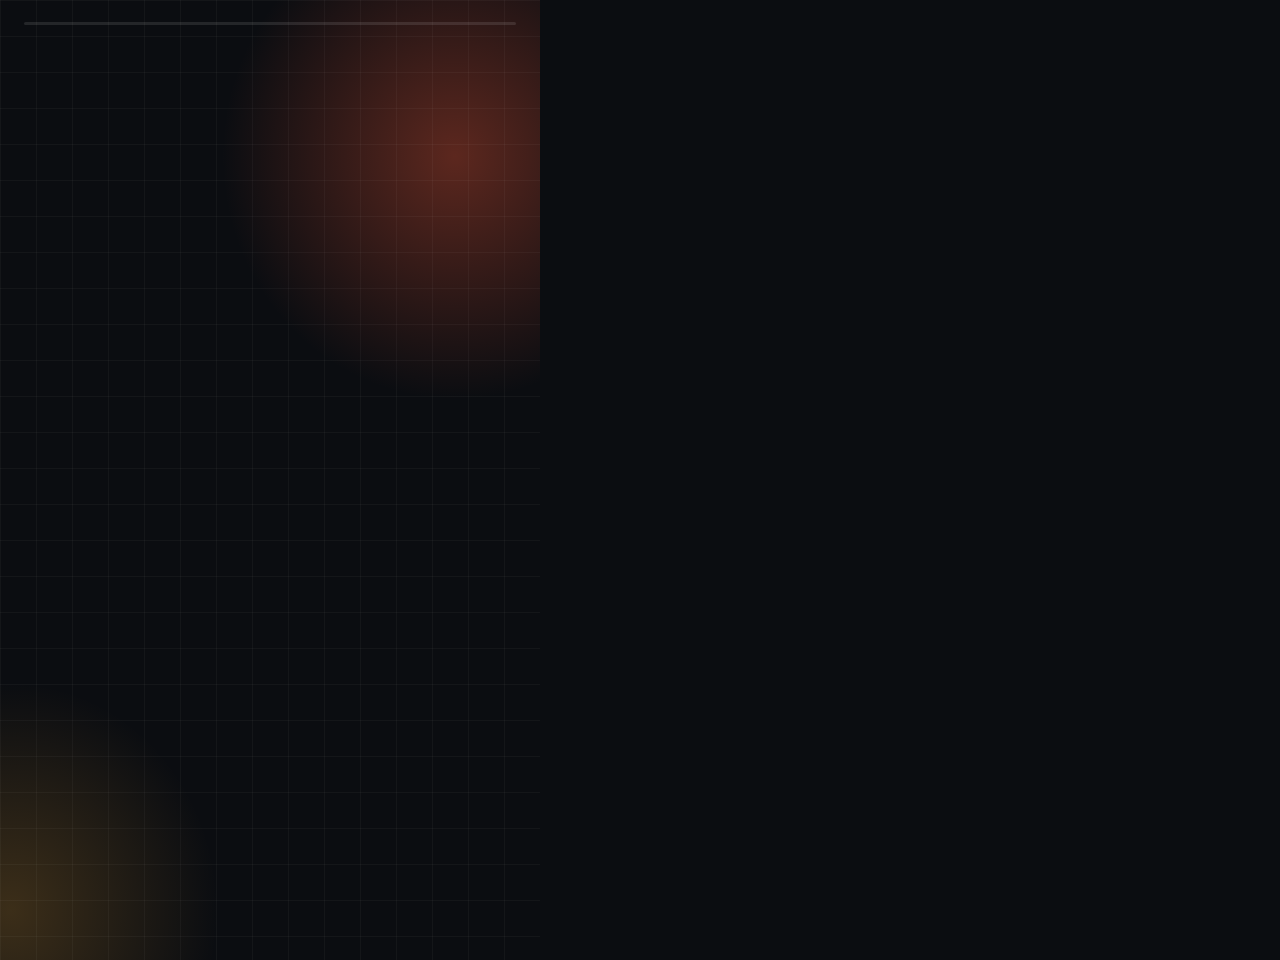
<file: marketing/video.html>
<!doctype html>
<html lang="de"><head><meta charset="utf-8"><title>Setwerk Promo</title>
<!-- Animierte Szene für das Promo-Video. render(t) setzt den Zustand für Sekunde t (deterministisch, ohne CSS-Animationen). -->
<style>
*{box-sizing:border-box}
html,body{margin:0;width:540px;height:960px;overflow:hidden;background:#0b0d11;color:#e8ebf2;font-family:-apple-system,system-ui,"SF Pro Display",sans-serif}
#s{position:relative;width:540px;height:960px;overflow:hidden}
.bg{position:absolute;inset:-100px;background:radial-gradient(45% 30% at 75% 20%,#ff5c3955,transparent 70%),radial-gradient(40% 28% at 15% 85%,#ffb23833,transparent 70%),#0b0d11}
.grid{position:absolute;inset:0;background-image:linear-gradient(#ffffff09 1px,transparent 1px),linear-gradient(90deg,#ffffff09 1px,transparent 1px);background-size:36px 36px}
.l{position:absolute;inset:0;opacity:0}
h1{margin:0;font-weight:880;letter-spacing:-.045em;line-height:1}
.g{background:linear-gradient(90deg,#ff5c39,#ffb238);-webkit-background-clip:text;background-clip:text;color:transparent}
.tag{display:inline-block;background:#ff5c3922;border:1px solid #ff5c3977;color:#ffb238;font-weight:800;letter-spacing:.14em;text-transform:uppercase;border-radius:999px;font-size:13px;padding:7px 14px}
.win{position:absolute;border-radius:14px;overflow:hidden;border:1px solid #2a3040;box-shadow:0 30px 70px #000d;background:#0d0f14}
.win .bar{height:24px;background:#151922;display:flex;align-items:center;gap:6px;padding:0 10px;border-bottom:1px solid #2a3040}.win .bar i{width:8px;height:8px;border-radius:50%}.win .bar i:nth-child(1){background:#ff5f57}.win .bar i:nth-child(2){background:#febc2e}.win .bar i:nth-child(3){background:#28c840}
.win img{display:block;width:100%}
.phone{position:absolute;border-radius:34px;overflow:hidden;border:7px solid #1c212d;box-shadow:0 30px 80px #000e;background:#0d0f14}.phone img{display:block;width:100%}
.badge{position:absolute;background:#151922f0;border:1px solid #2a3040;border-radius:16px;box-shadow:0 20px 50px #000c;padding:14px 18px}
.chip{display:inline-block;border:1px solid #2a3040;background:#151922;border-radius:999px;padding:9px 16px;font-weight:700;font-size:17px;color:#d5dae5;margin:5px}
.cta{display:inline-block;background:linear-gradient(135deg,#ff5c39,#ffb238);color:#1a0c05;font-weight:850;border-radius:999px;font-size:24px;padding:16px 30px;box-shadow:0 14px 40px #ff5c3977}
.prog{position:absolute;left:24px;right:24px;top:22px;height:3px;background:#ffffff1a;border-radius:2px;overflow:hidden}.prog i{display:block;height:100%;background:linear-gradient(90deg,#ff5c39,#ffb238)}
.sub{color:#9aa2b5;font-weight:500}
</style></head><body>
<div id="s">
  <div class="bg" id="bg"></div><div class="grid"></div>
  <div class="prog"><i id="prog"></i></div>

  <!-- 1 Intro -->
  <div class="l" id="L1" style="display:flex;flex-direction:column;align-items:center;justify-content:center;text-align:center">
    <img id="ic1" src="../icons/icon-512.png" style="width:150px;height:150px;filter:drop-shadow(0 18px 46px #ff5c3999)">
    <h1 style="font-size:58px;margin-top:26px" id="t1a">Du nennst<br>die Stimmung.</h1>
  </div>
  <!-- 2 Set wird gebaut -->
  <div class="l" id="L2">
    <div style="position:absolute;left:32px;top:70px;right:32px"><h1 style="font-size:56px" id="t2"><span class="g">Setwerk<br>baut das Set.</span></h1>
      <div class="sub" style="font-size:20px;margin-top:14px">In Sekunden – nach Tonart, Tempo & Energie.</div></div>
    <div class="win" id="w2" style="left:24px;top:330px;width:760px"><div class="bar"><i></i><i></i><i></i></div><img src="../assets/screens/builder.jpg"></div>
    <div class="badge" id="b2" style="left:32px;top:700px"><div class="sub" style="font-size:14px">Flow-Score</div><div style="font-size:64px;font-weight:900;color:#3ddc97;line-height:1" id="score">0</div></div>
  </div>
  <!-- 3 Mix-Coach -->
  <div class="l" id="L3">
    <div style="position:absolute;left:32px;top:70px;right:32px"><span class="tag">Mix-Coach</span><h1 style="font-size:52px;margin-top:16px">Jeder Übergang<br><span class="g">erklärt.</span></h1>
      <div class="sub" style="font-size:19px;margin-top:12px">Startpunkt · Pitch · Bass-Swap · Tonart</div></div>
    <div class="win" id="w3" style="left:-40px;top:350px;width:820px"><div class="bar"><i></i><i></i><i></i></div><img src="../assets/screens/coach.jpg"></div>
  </div>
  <!-- 4 Live -->
  <div class="l" id="L4">
    <div style="position:absolute;left:32px;top:70px;right:32px"><span class="tag">Live-Assistent</span><h1 style="font-size:52px;margin-top:16px">Was passt<br><span class="g">als Nächstes?</span></h1></div>
    <div class="win" id="w4" style="left:-160px;top:300px;width:900px"><div class="bar"><i></i><i></i><i></i></div><img src="../assets/screens/live.jpg"></div>
  </div>
  <!-- 5 Features -->
  <div class="l" id="L5">
    <div style="position:absolute;left:32px;top:70px;right:32px"><h1 style="font-size:46px">Plus:</h1></div>
    <div id="f5" style="position:absolute;left:32px;right:32px;top:150px;display:grid;gap:14px;font-size:24px;font-weight:750"></div>
    <div class="phone" id="p5" style="left:300px;top:640px;width:200px"><img src="../assets/screens/mobile-home.jpg"></div>
  </div>
  <!-- 6 CTA -->
  <div class="l" id="L6" style="display:flex;flex-direction:column;align-items:center;justify-content:center;text-align:center;padding:30px">
    <img id="ic6" src="../icons/icon-512.png" style="width:130px;height:130px;filter:drop-shadow(0 18px 46px #ff5c3999)">
    <h1 style="font-size:64px;margin-top:22px">Setwerk</h1>
    <div class="sub" style="font-size:21px;margin:10px 0 22px">Kostenlos für Mac, Web & iPhone</div>
    <div id="chips6"><span class="chip">Serato DJ Pro</span><span class="chip">Rekordbox</span><span class="chip">Traktor</span></div>
    <div style="margin-top:34px" id="cta6"><span class="cta">⬇ Link in Bio</span></div>
    <div style="margin-top:18px;color:#ffb238;font-weight:700;font-size:17px" id="url6">setwerk-app.github.io</div>
  </div>
</div>
<script>
const $=id=>document.getElementById(id);
const clamp=(v,a=0,b=1)=>Math.max(a,Math.min(b,v));
const ease=x=>1-Math.pow(1-clamp(x),3);            // easeOutCubic
const inout=x=>{x=clamp(x);return x<.5?4*x*x*x:1-Math.pow(-2*x+2,3)/2};
// scene windows [start,end]
const SC=[[0,2.6],[2.6,6.2],[6.2,9.6],[9.6,13],[13,16],[16,19.5]];
const TOTAL=19.5;
const FEAT=['🌙 Ganze Nacht in Kapiteln','📅 Gigs & Packliste','🩺 Library Health','🎓 DJ-Schule & Camelot-Rad','⇄ 3 Alternativen pro Slot','📤 Export zu Serato & Rekordbox'];
$('f5').innerHTML=FEAT.map((f,i)=>`<div id="fi${i}" style="background:#151922;border:1px solid #2a3040;border-radius:14px;padding:12px 16px;width:fit-content">${f}</div>`).join('');
function vis(id,i,t){const[a,b]=SC[i],fade=.35;const o=t<a||t>b?0:Math.min(clamp((t-a)/fade),clamp((b-t)/fade));$(id).style.opacity=o;return clamp((t-a)/(b-a))}
function render(t){
  $('prog').style.width=(t/TOTAL*100)+'%';
  $('bg').style.transform=`translate(${Math.sin(t*.4)*30}px,${Math.cos(t*.3)*24}px)`;
  // 1
  let p=vis('L1',0,t);const k=ease(p*2.2);
  $('ic1').style.transform=`scale(${.6+.4*k})`;$('ic1').style.opacity=k;
  $('t1a').style.transform=`translateY(${(1-ease(p*2-.3))*30}px)`;$('t1a').style.opacity=ease(p*2-.3);
  // 2
  p=vis('L2',1,t);
  $('w2').style.transform=`translateY(${(1-ease(p*2.2))*240}px) rotate(-4deg)`;
  $('t2').style.transform=`translateY(${(1-ease(p*2.5))*24}px)`;
  const sc=Math.round(94*inout((p-.25)/.45));$('score').textContent=Math.max(0,sc);
  $('b2').style.transform=`scale(${.8+.2*ease((p-.2)*3)})`;$('b2').style.opacity=ease((p-.2)*3);
  // 3
  p=vis('L3',2,t);$('w3').style.transform=`translateY(${(1-ease(p*2.4))*200-p*120}px)`;
  // 4
  p=vis('L4',3,t);$('w4').style.transform=`translate(${(1-ease(p*2.2))*300}px,${-p*60}px) rotate(-3deg)`;
  // 5
  p=vis('L5',4,t);FEAT.forEach((_,i)=>{const e=ease((p-.05-i*.07)*4);const el=$('fi'+i);el.style.opacity=e;el.style.transform=`translateX(${(1-e)*-40}px)`});
  $('p5').style.transform=`translateY(${(1-ease(p*2))*300}px) rotate(5deg)`;
  // 6
  p=vis('L6',5,t);const e6=ease(p*2.4);$('ic6').style.transform=`scale(${.7+.3*e6}) rotate(${(1-e6)*-12}deg)`;
  $('chips6').style.opacity=ease((p-.15)*3);$('cta6').style.transform=`scale(${.85+.15*ease((p-.25)*3)+.03*Math.sin(t*6)*(p>.4?1:0)})`;$('cta6').style.opacity=ease((p-.25)*3);
  $('url6').style.opacity=ease((p-.35)*3);
}
render(0);
</script></body></html>
</file>
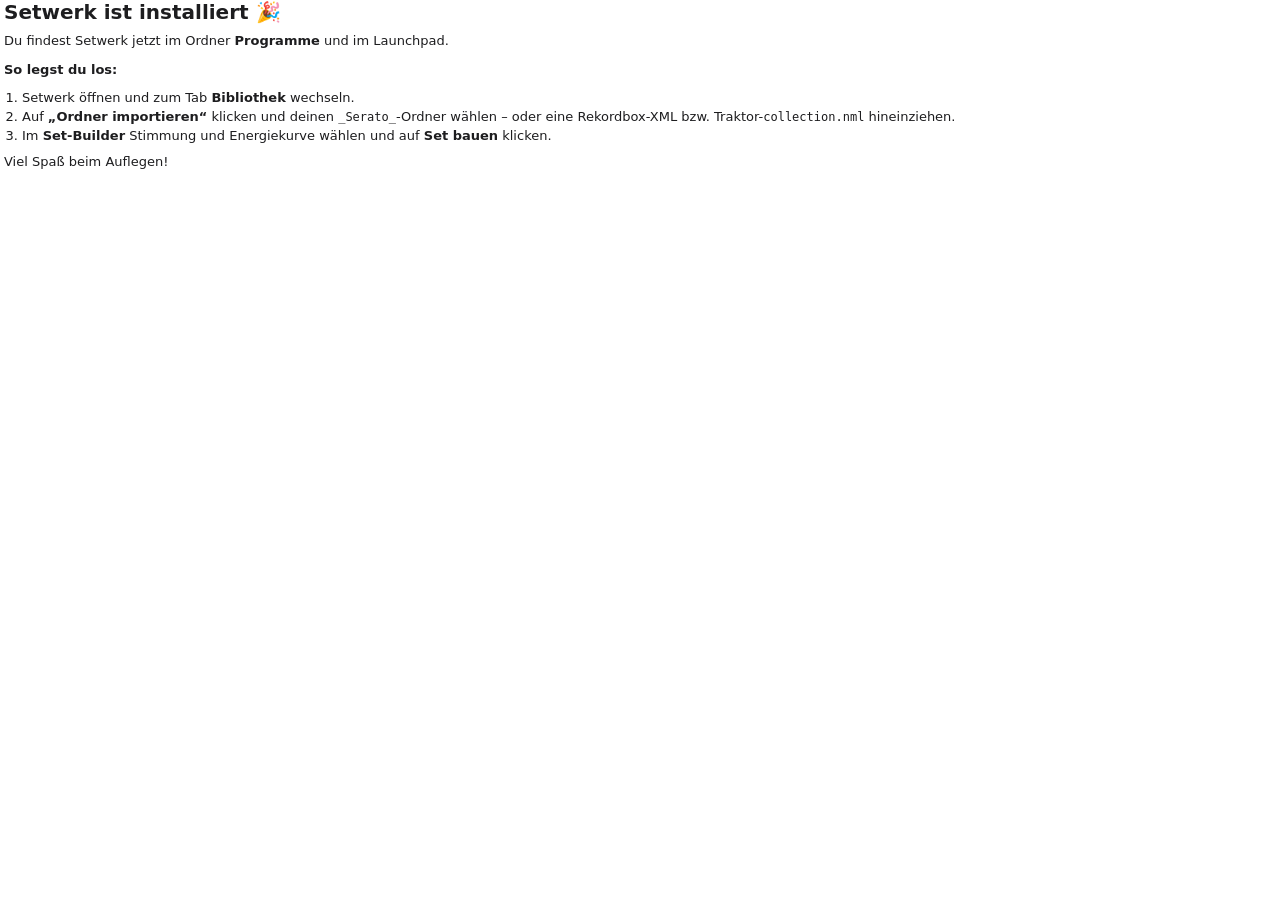
<file: mac/installer/conclusion.html>
<!doctype html><html lang="de"><head><meta charset="utf-8">
<style>body{font:13px -apple-system,system-ui,sans-serif;color:#1d1d1f;margin:0 0 0 4px}h1{font-size:20px;margin:0 0 8px}p{margin:0 0 10px;line-height:1.45}ol{margin:0 0 10px 18px;padding:0}li{margin:4px 0}code{font:12px ui-monospace,Menlo,monospace}
@media(prefers-color-scheme:dark){body{color:#f2f2f7}}</style></head><body>
<h1>Setwerk ist installiert 🎉</h1>
<p>Du findest Setwerk jetzt im Ordner <b>Programme</b> und im Launchpad.</p>
<p><b>So legst du los:</b></p>
<ol>
<li>Setwerk öffnen und zum Tab <b>Bibliothek</b> wechseln.</li>
<li>Auf <b>„Ordner importieren“</b> klicken und deinen <code>_Serato_</code>-Ordner wählen – oder eine Rekordbox-XML bzw. Traktor-<code>collection.nml</code> hineinziehen.</li>
<li>Im <b>Set-Builder</b> Stimmung und Energiekurve wählen und auf <b>Set bauen</b> klicken.</li>
</ol>
<p>Viel Spaß beim Auflegen!</p>
</body></html>
</file>
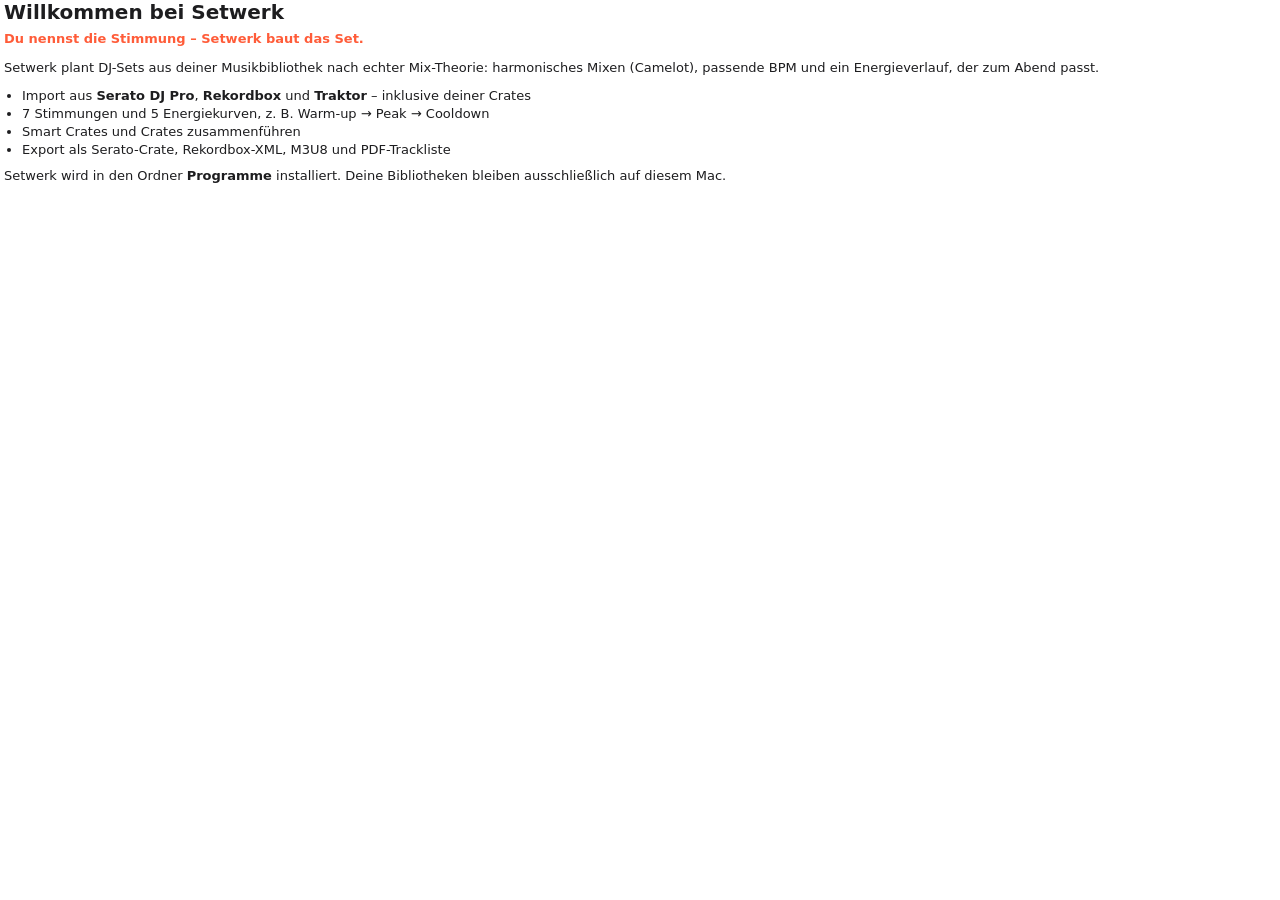
<file: mac/installer/welcome.html>
<!doctype html><html lang="de"><head><meta charset="utf-8">
<style>body{font:13px -apple-system,system-ui,sans-serif;color:#1d1d1f;margin:0 0 0 4px}h1{font-size:20px;margin:0 0 6px}p{margin:0 0 10px;line-height:1.45}.tag{color:#ff5c39;font-weight:600}ul{margin:0 0 10px 18px;padding:0}li{margin:3px 0}
@media(prefers-color-scheme:dark){body{color:#f2f2f7}}</style></head><body>
<h1>Willkommen bei Setwerk</h1>
<p class="tag">Du nennst die Stimmung – Setwerk baut das Set.</p>
<p>Setwerk plant DJ-Sets aus deiner Musikbibliothek nach echter Mix-Theorie: harmonisches Mixen (Camelot), passende BPM und ein Energieverlauf, der zum Abend passt.</p>
<ul>
<li>Import aus <b>Serato DJ Pro</b>, <b>Rekordbox</b> und <b>Traktor</b> – inklusive deiner Crates</li>
<li>7 Stimmungen und 5 Energiekurven, z.&nbsp;B. Warm-up → Peak → Cooldown</li>
<li>Smart Crates und Crates zusammenführen</li>
<li>Export als Serato-Crate, Rekordbox-XML, M3U8 und PDF-Trackliste</li>
</ul>
<p>Setwerk wird in den Ordner <b>Programme</b> installiert. Deine Bibliotheken bleiben ausschließlich auf diesem Mac.</p>
</body></html>
</file>
<file: legal.css>
*{box-sizing:border-box}
body{margin:0;background:#0b0d11;color:#e8ebf2;font:16px/1.7 -apple-system,system-ui,"Segoe UI",Roboto,sans-serif}
a{color:#ffb238}
.wrap{max-width:820px;margin:0 auto;padding:0 24px}
.nav{position:sticky;top:0;background:#0b0d11e6;backdrop-filter:blur(12px);-webkit-backdrop-filter:blur(12px);border-bottom:1px solid #ffffff10}
.nav .wrap{display:flex;align-items:center;justify-content:space-between;height:60px}
.logo{display:flex;align-items:center;gap:10px;font-weight:850;font-size:19px;color:#e8ebf2;text-decoration:none}.logo img{width:30px;height:30px;border-radius:8px}
.back{color:#8b93a7;text-decoration:none;font-weight:600;font-size:14px}.back:hover{color:#e8ebf2}
.doc{padding-top:40px;padding-bottom:40px}
h1{font-size:40px;letter-spacing:-.03em;margin:0 0 10px}
h2{font-size:19px;margin:34px 0 8px}
p,li{color:#c9cfdc}ul{padding-left:20px}
.muted{color:#8b93a7}
.foot{border-top:1px solid #ffffff10;padding-top:20px;padding-bottom:40px;color:#8b93a7;font-size:14px}.foot a{color:#8b93a7;text-decoration:none}.foot a:hover{color:#e8ebf2}
</file>
